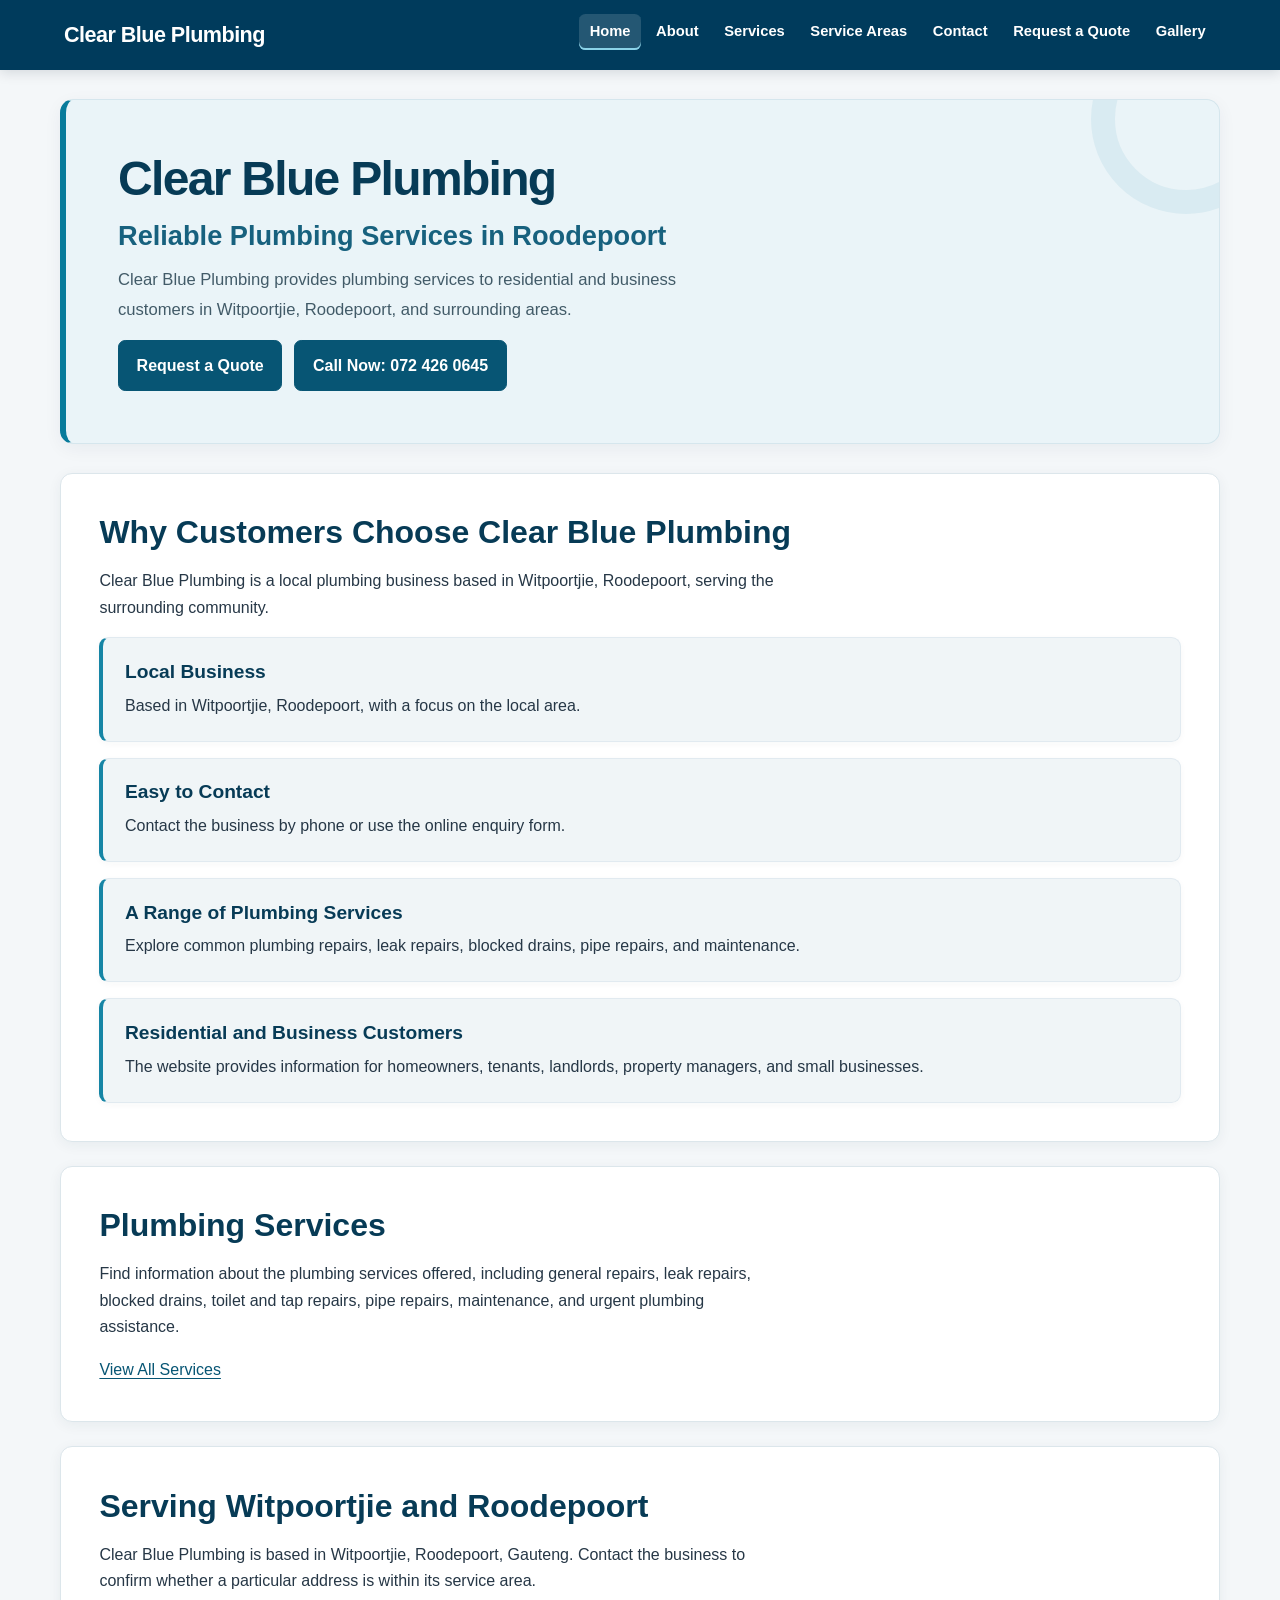
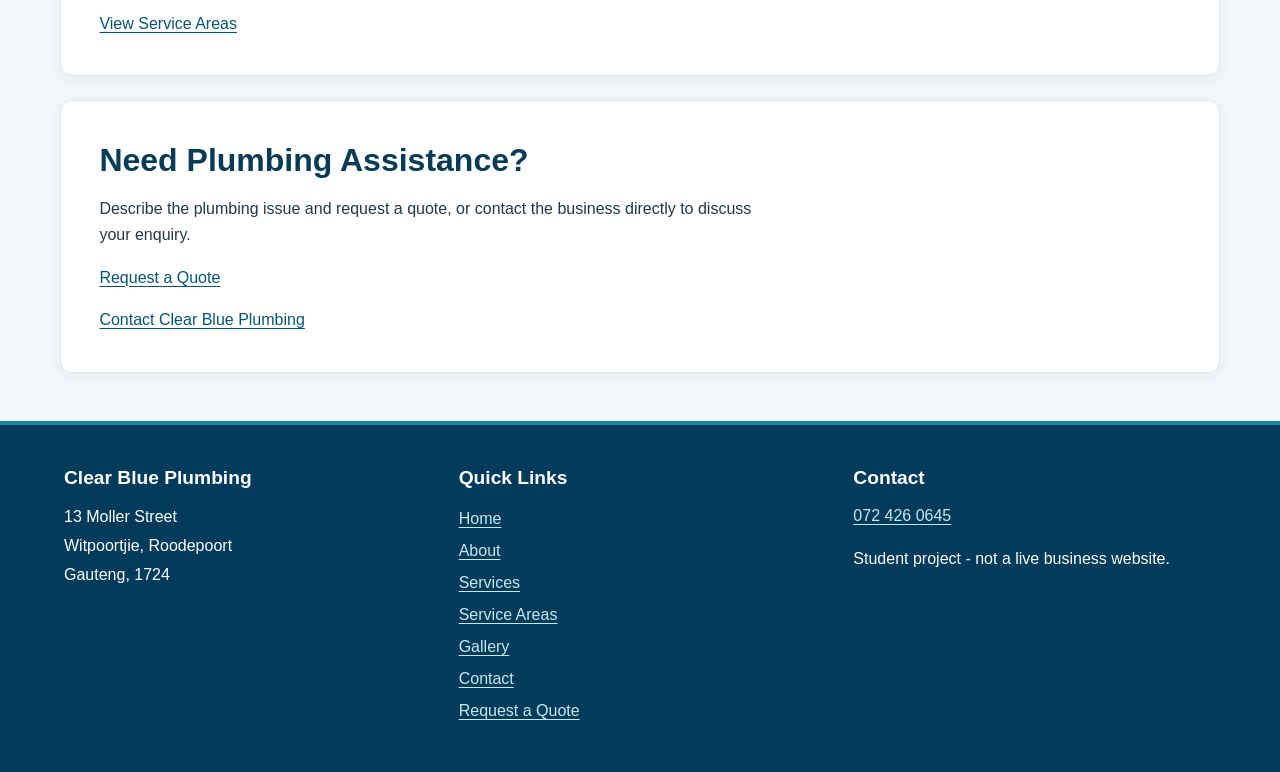
<file: index.html>
<!DOCTYPE html>
<html lang="en">
<head>
  <meta charset="UTF-8">
  <meta name="viewport" content="width=device-width, initial-scale=1.0">
  <meta name="description" content="Local plumbing services in Witpoortjie and Roodepoort, Gauteng. Explore repairs, leak assistance, blocked drains and ways to request a quote.">
  <meta name="keywords" content="plumber Roodepoort, plumber Witpoortjie, plumbing services Roodepoort, plumbing repairs Gauteng, local plumbing">
  <title>Plumber in Roodepoort | Clear Blue Plumbing</title>
  <link rel="canonical" href="https://duncan-loza.github.io/Web-Dev-/">
  <meta property="og:type" content="website">
  <meta property="og:site_name" content="Clear Blue Plumbing">
  <meta property="og:locale" content="en_ZA">
  <meta property="og:title" content="Plumber in Roodepoort | Clear Blue Plumbing">
  <meta property="og:description" content="Local plumbing services in Witpoortjie and Roodepoort, Gauteng. Explore repairs, leak assistance, blocked drains and ways to request a quote.">
  <meta property="og:url" content="https://duncan-loza.github.io/Web-Dev-/">
  <meta name="twitter:card" content="summary">
  <meta name="twitter:title" content="Plumber in Roodepoort | Clear Blue Plumbing">
  <meta name="twitter:description" content="Local plumbing services in Witpoortjie and Roodepoort, Gauteng. Explore repairs, leak assistance, blocked drains and ways to request a quote.">

  <link rel="stylesheet" href="style.css">

  <script type="application/ld+json">
  {
    "@context": "https://schema.org",
    "@type": "WebPage",
    "name": "Plumber in Roodepoort | Clear Blue Plumbing",
    "description": "Local plumbing services in Witpoortjie and Roodepoort, Gauteng. Explore repairs, leak assistance, blocked drains and ways to request a quote.",
    "url": "https://duncan-loza.github.io/Web-Dev-/",
    "inLanguage": "en-ZA",
    "isPartOf": {
      "@type": "WebSite",
      "name": "Clear Blue Plumbing",
      "url": "https://duncan-loza.github.io/Web-Dev-/"
    }
  }
  </script>
</head>
<body>
  <a class="skip-link" href="#main-content">Skip to main content</a>
  <!-- Site-wide header and primary navigation -->
  <header>
    <div>
      <a href="index.html">Clear Blue Plumbing</a>
      <nav aria-label="Main navigation">
        <ul>
          <li><a href="index.html" aria-current="page">Home</a></li>
          <li><a href="about.html">About</a></li>
          <li><a href="services.html">Services</a></li>
          <li><a href="service-areas.html">Service Areas</a></li>
          <li><a href="contact.html">Contact</a></li>
          <li><a href="enquiry.html">Request a Quote</a></li>
          <li><a href="gallery.html">Gallery</a></li>
        </ul>
      </nav>
    </div>
  </header>

  <!-- Main content for the home page -->
  <main id="main-content">
    <!-- Introduction and main page heading -->
    <section class="page-banner">
      <h1>Clear Blue Plumbing</h1>
      <h2>Reliable Plumbing Services in Roodepoort</h2>
      <p>Clear Blue Plumbing provides plumbing services to residential and business customers in Witpoortjie, Roodepoort, and surrounding areas.</p>
      <div class="banner-actions">
        <a href="enquiry.html">Request a Quote</a>
        <a href="tel:+27724260645">Call Now: 072 426 0645</a>
      </div>
    </section>

    <section>
      <h2>Why Customers Choose Clear Blue Plumbing</h2>
      <p>Clear Blue Plumbing is a local plumbing business based in Witpoortjie, Roodepoort, serving the surrounding community.</p>
      <article>
        <h3>Local Business</h3>
        <p>Based in Witpoortjie, Roodepoort, with a focus on the local area.</p>
      </article>
      <article>
        <h3>Easy to Contact</h3>
        <p>Contact the business by phone or use the online enquiry form.</p>
      </article>
      <article>
        <h3>A Range of Plumbing Services</h3>
        <p>Explore common plumbing repairs, leak repairs, blocked drains, pipe repairs, and maintenance.</p>
      </article>
      <article>
        <h3>Residential and Business Customers</h3>
        <p>The website provides information for homeowners, tenants, landlords, property managers, and small businesses.</p>
      </article>
    </section>

    <section>
      <h2>Plumbing Services</h2>
      <p>Find information about the plumbing services offered, including general repairs, leak repairs, blocked drains, toilet and tap repairs, pipe repairs, maintenance, and urgent plumbing assistance.</p>
      <p><a href="services.html">View All Services</a></p>
    </section>

    <section>
      <h2>Serving Witpoortjie and Roodepoort</h2>
      <p>Clear Blue Plumbing is based in Witpoortjie, Roodepoort, Gauteng. Contact the business to confirm whether a particular address is within its service area.</p>
      <p><a href="service-areas.html">View Service Areas</a></p>
    </section>

    <section>
      <h2>Need Plumbing Assistance?</h2>
      <p>Describe the plumbing issue and request a quote, or contact the business directly to discuss your enquiry.</p>
      <p><a href="enquiry.html">Request a Quote</a></p>
      <p><a href="contact.html">Contact Clear Blue Plumbing</a></p>
    </section>
  </main>

  <!-- Site-wide footer with business and navigation information -->
  <footer>
    <section>
      <h3>Clear Blue Plumbing</h3>
      <address>13 Moller Street<br>Witpoortjie, Roodepoort<br>Gauteng, 1724</address>
    </section>
    <section>
      <h3>Quick Links</h3>
      <ul>
        <li><a href="index.html">Home</a></li>
        <li><a href="about.html">About</a></li>
        <li><a href="services.html">Services</a></li>
        <li><a href="service-areas.html">Service Areas</a></li>
        <li><a href="gallery.html">Gallery</a></li>
        <li><a href="contact.html">Contact</a></li>
        <li><a href="enquiry.html">Request a Quote</a></li>
      </ul>
    </section>
    <section>
      <h3>Contact</h3>
      <p><a href="tel:+27724260645">072 426 0645</a></p>
      <p>Student project - not a live business website.</p>
    </section>
  </footer>
</body>
</html>
</file>
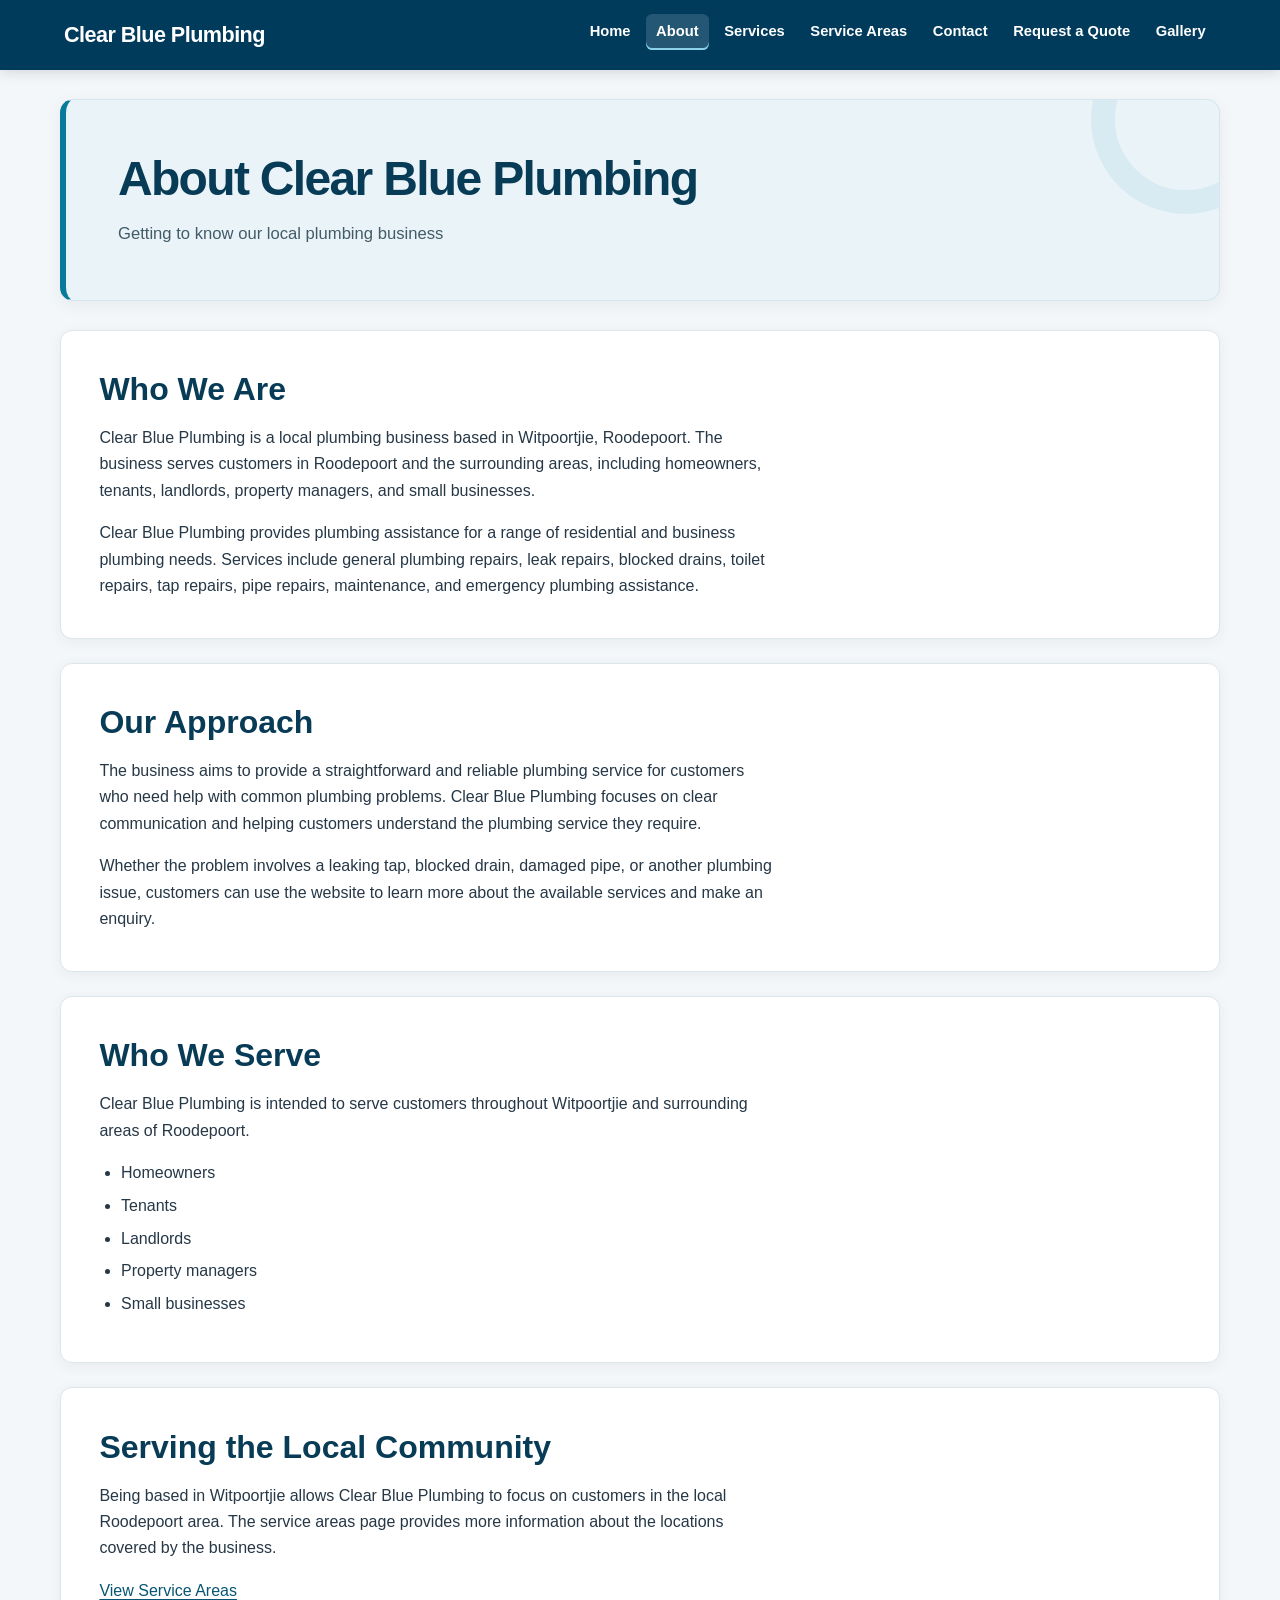
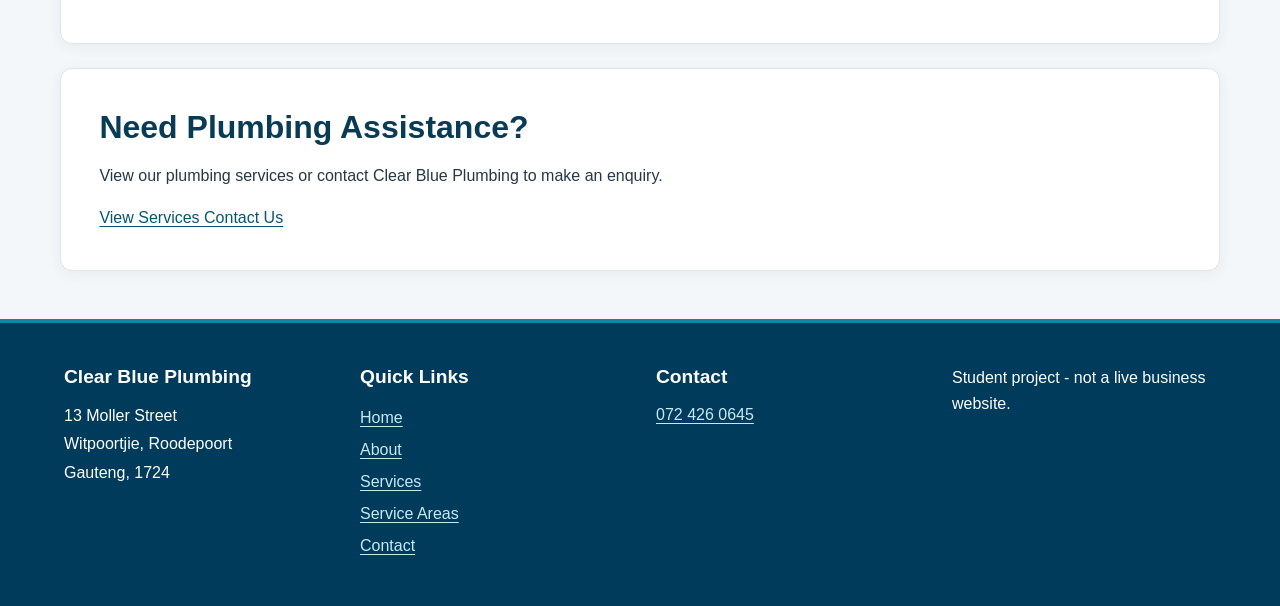
<file: about.html>
<!DOCTYPE html>

<html lang="en">

<head>
  <meta charset="UTF-8">
  <meta name="viewport" content="width=device-width, initial-scale=1.0">
  <meta name="description" content="Learn about Clear Blue Plumbing, based in Witpoortjie, Roodepoort, and the residential and small-business customers the website is designed to serve.">
  <meta name="keywords" content="Clear Blue Plumbing, plumbing business Roodepoort, plumber Witpoortjie, residential plumbing, small business plumbing">
  <title>About Clear Blue Plumbing | Roodepoort</title>
  <link rel="canonical" href="https://duncan-loza.github.io/Web-Dev-/about.html">
  <meta property="og:type" content="website">
  <meta property="og:site_name" content="Clear Blue Plumbing">
  <meta property="og:locale" content="en_ZA">
  <meta property="og:title" content="About Clear Blue Plumbing | Roodepoort">
  <meta property="og:description" content="Learn about Clear Blue Plumbing, based in Witpoortjie, Roodepoort, and the residential and small-business customers the website is designed to serve.">
  <meta property="og:url" content="https://duncan-loza.github.io/Web-Dev-/about.html">
  <meta name="twitter:card" content="summary">
  <meta name="twitter:title" content="About Clear Blue Plumbing | Roodepoort">
  <meta name="twitter:description" content="Learn about Clear Blue Plumbing, based in Witpoortjie, Roodepoort, and the residential and small-business customers the website is designed to serve.">


  <!-- Link to the external CSS file -->
  <link rel="stylesheet" href="style.css">

  <script type="application/ld+json">
  {
    "@context": "https://schema.org",
    "@type": "WebPage",
    "name": "About Clear Blue Plumbing | Roodepoort",
    "description": "Learn about Clear Blue Plumbing, based in Witpoortjie, Roodepoort, and the residential and small-business customers the website is designed to serve.",
    "url": "https://duncan-loza.github.io/Web-Dev-/about.html",
    "inLanguage": "en-ZA",
    "isPartOf": {
      "@type": "WebSite",
      "name": "Clear Blue Plumbing",
      "url": "https://duncan-loza.github.io/Web-Dev-/"
    }
  }
  </script>
</head>

<body>
  <a class="skip-link" href="#main-content">Skip to main content</a>

  <!-- Header / Navigation -->
  <header>

    <div>

      <a href="index.html">
        Clear Blue Plumbing
      </a>

      <nav>

        <ul>

          <li>
            <a href="index.html">
              Home
            </a>
          </li>

          <li>
            <a href="about.html" aria-current="page">
              About
            </a>
          </li>

          <li>
            <a href="services.html">
              Services
            </a>
          </li>

          <li>
            <a href="service-areas.html">
              Service Areas
            </a>
          </li>

          <li>
            <a href="contact.html">
              Contact
            </a>
          </li>

                  <li><a href="enquiry.html">Request a Quote</a></li>

                  <li><a href="gallery.html">Gallery</a></li>
</ul>

      </nav>

    </div>

  </header>

  <main id="main-content">

    <!-- Page Header -->
    <section class="page-banner">

      <h1>
        About Clear Blue Plumbing
      </h1>

      <p>
        Getting to know our local plumbing business
      </p>

    </section>

    <!-- Who We Are -->
    <section>

      <h2>
        Who We Are
      </h2>

      <p>
        Clear Blue Plumbing is a local plumbing business based in
        Witpoortjie, Roodepoort. The business serves customers in
        Roodepoort and the surrounding areas, including homeowners,
        tenants, landlords, property managers, and small businesses.
      </p>

      <p>
        Clear Blue Plumbing provides plumbing assistance for a range
        of residential and business plumbing needs. Services include
        general plumbing repairs, leak repairs, blocked drains,
        toilet repairs, tap repairs, pipe repairs, maintenance, and
        emergency plumbing assistance.
      </p>

    </section>

    <!-- Our Approach -->
    <section>

      <h2>
        Our Approach
      </h2>

      <p>
        The business aims to provide a straightforward and reliable
        plumbing service for customers who need help with common
        plumbing problems. Clear Blue Plumbing focuses on clear
        communication and helping customers understand the plumbing
        service they require.
      </p>

      <p>
        Whether the problem involves a leaking tap, blocked drain,
        damaged pipe, or another plumbing issue, customers can use
        the website to learn more about the available services and
        make an enquiry.
      </p>

    </section>

    <!-- Who We Serve -->
    <section>

      <h2>
        Who We Serve
      </h2>

      <p>
        Clear Blue Plumbing is intended to serve customers throughout
        Witpoortjie and surrounding areas of Roodepoort.
      </p>

      <ul>

        <li>Homeowners</li>

        <li>Tenants</li>

        <li>Landlords</li>

        <li>Property managers</li>

        <li>Small businesses</li>

      </ul>

    </section>

    <!-- Local Service -->
    <section>

      <h2>
        Serving the Local Community
      </h2>

      <p>
        Being based in Witpoortjie allows Clear Blue Plumbing to focus
        on customers in the local Roodepoort area. The service areas
        page provides more information about the locations covered by
        the business.
      </p>

      <a href="service-areas.html">
        View Service Areas
      </a>

    </section>

    <!-- Call to Action -->
    <section>

      <h2>
        Need Plumbing Assistance?
      </h2>

      <p>
        View our plumbing services or contact Clear Blue Plumbing
        to make an enquiry.
      </p>

      <a href="services.html">
        View Services
      </a>

      <a href="contact.html">
        Contact Us
      </a>

    </section>

  </main>

  <!-- Footer -->
  <footer>

    <section>

      <h3>
        Clear Blue Plumbing
      </h3>

      <address>
        13 Moller Street<br>
        Witpoortjie, Roodepoort<br>
        Gauteng, 1724
      </address>

    </section>

    <section>

      <h3>
        Quick Links
      </h3>

      <ul>

        <li>
          <a href="index.html">Home</a>
        </li>

        <li>
          <a href="about.html">About</a>
        </li>

        <li>
          <a href="services.html">Services</a>
        </li>

        <li>
          <a href="service-areas.html">Service Areas</a>
        </li>

        <li>
          <a href="contact.html">Contact</a>
        </li>

      </ul>

    </section>

    <section>

      <h3>
        Contact
      </h3>

      <p>
        <a href="tel:+27724260645">
          072 426 0645
        </a>
      </p>

    </section>

    <section>

      <p>
        Student project - not a live business website.
      </p>

    </section>

  </footer>

</body>

</html>
</file>
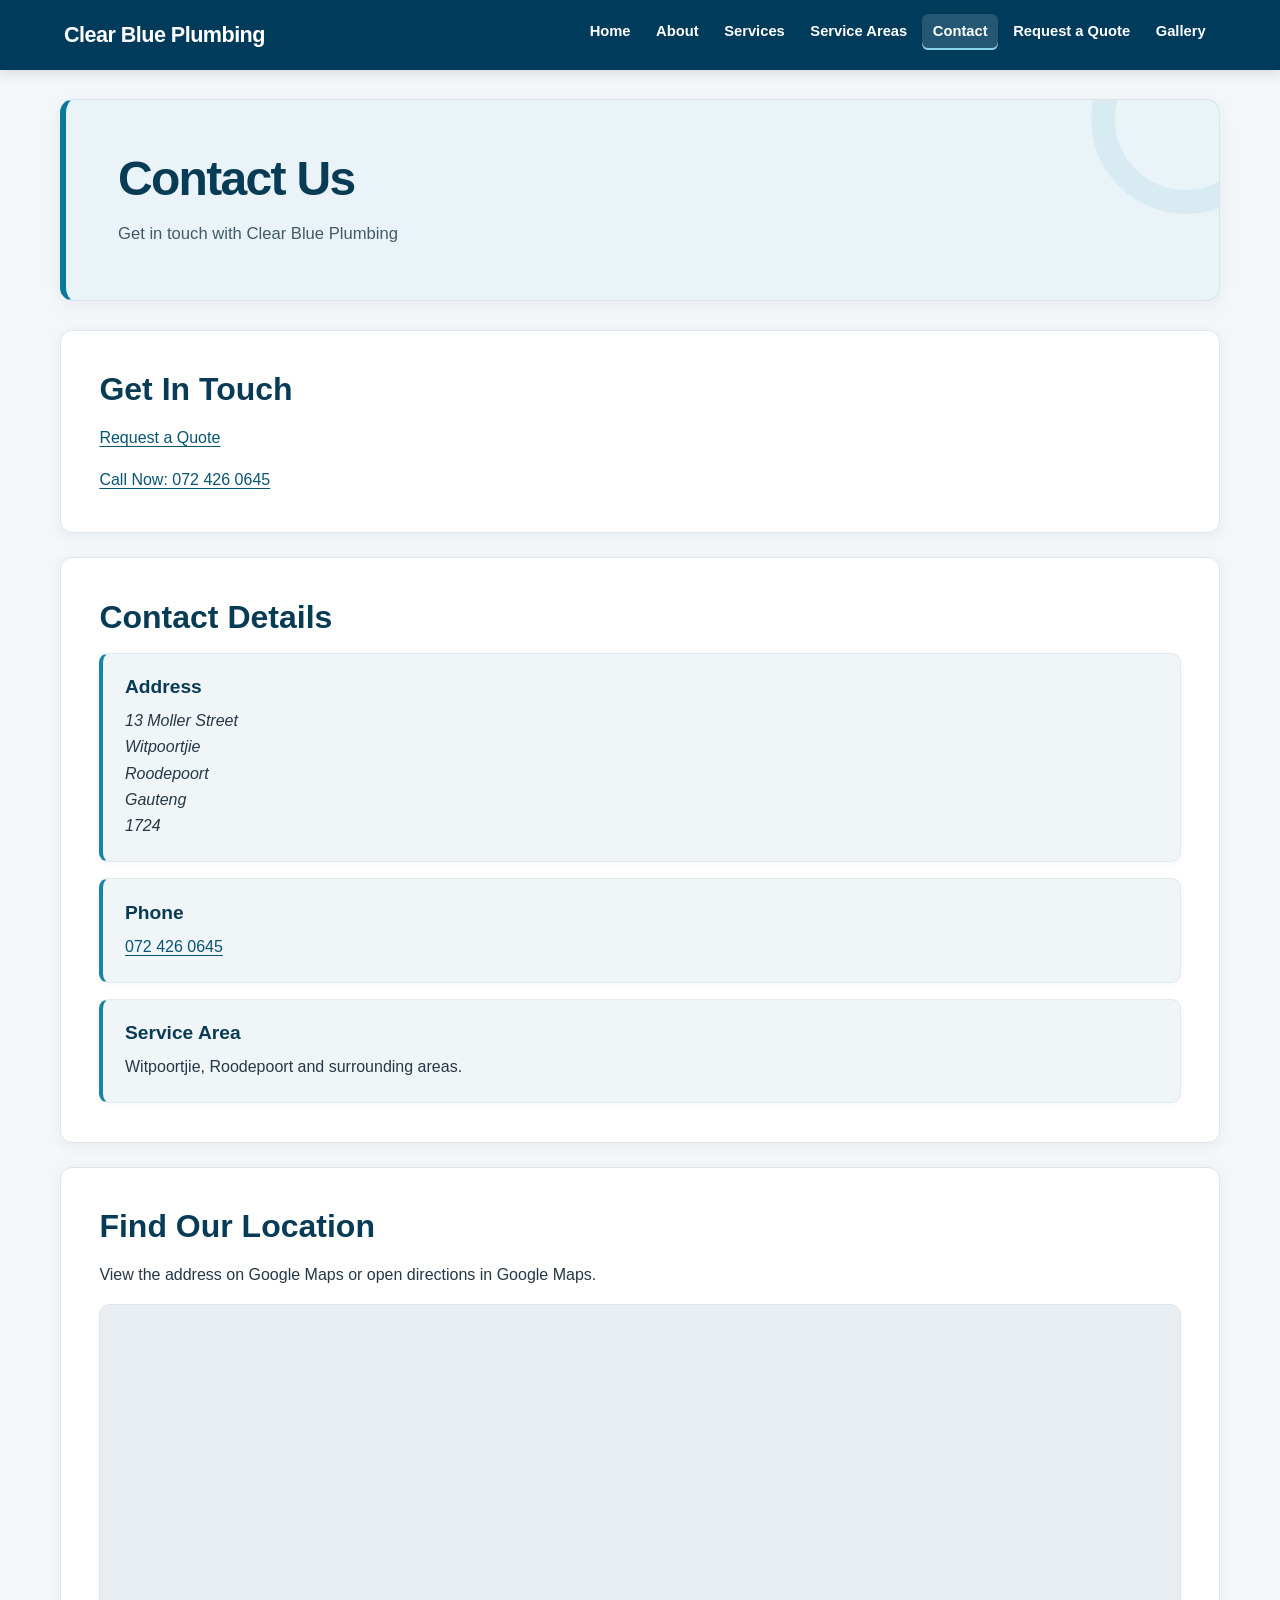
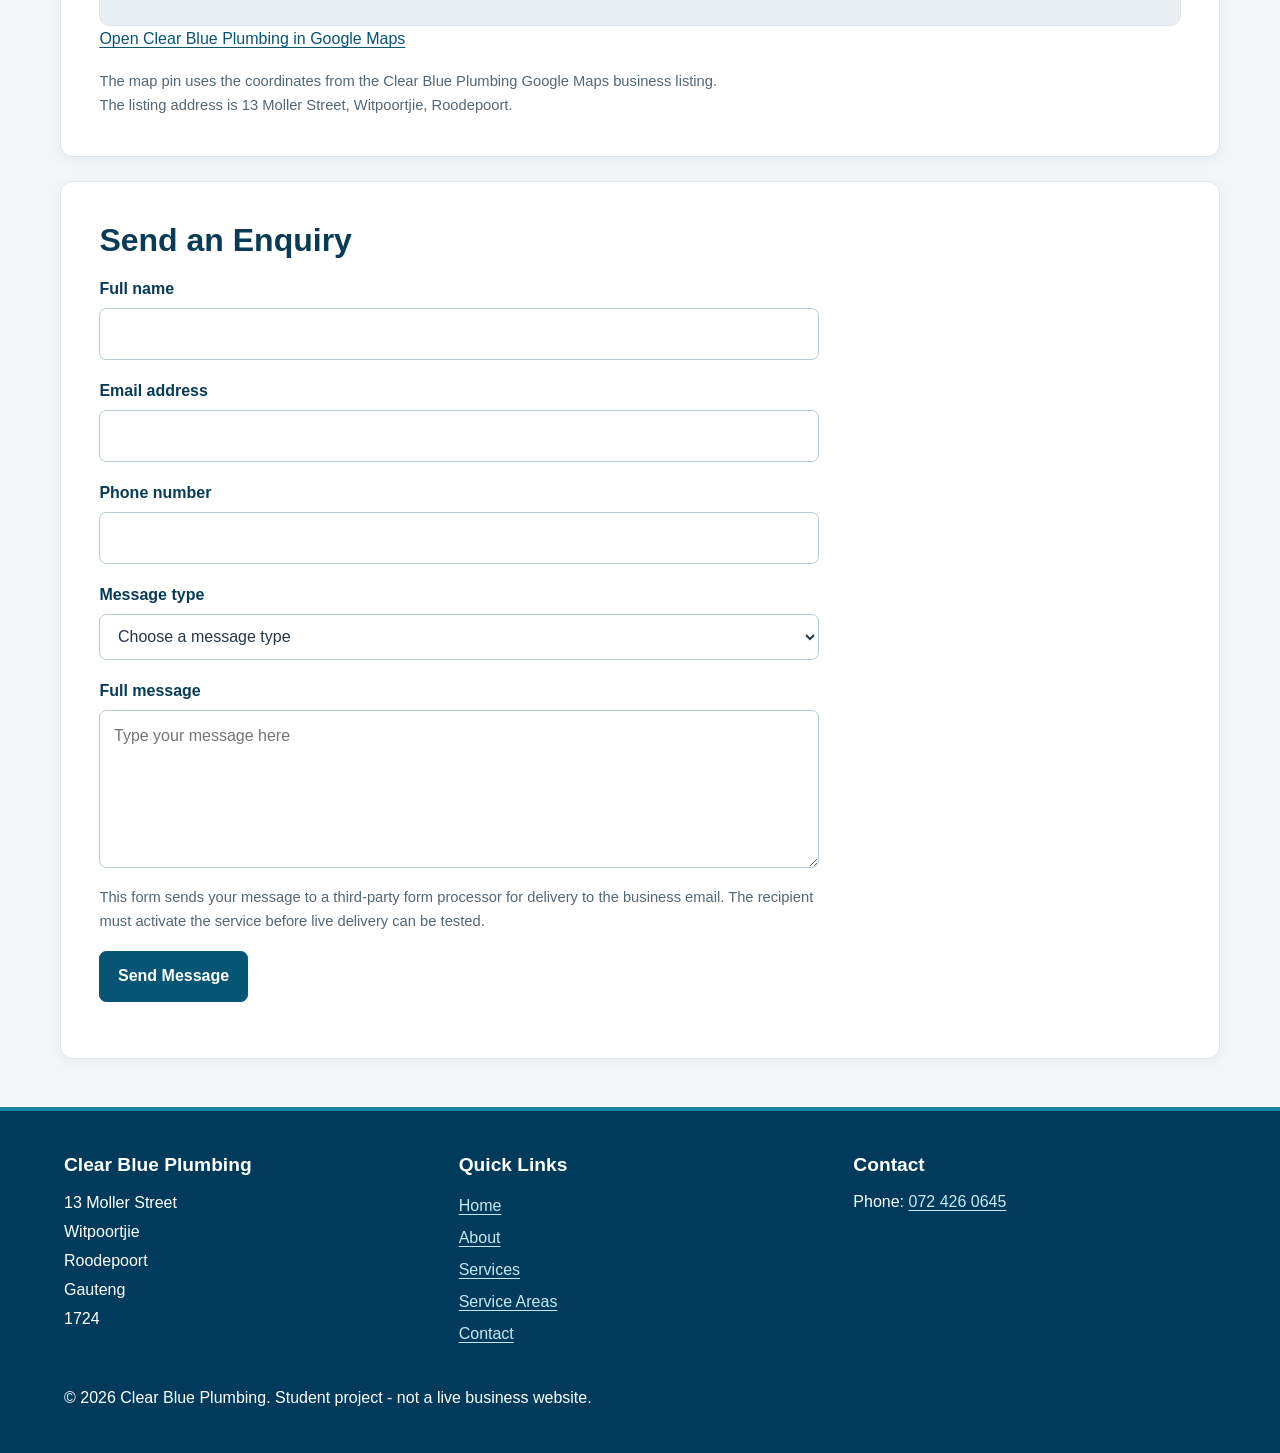
<file: contact.html>
<!DOCTYPE html>

<html lang="en">

<head>
  <meta charset="UTF-8">
  <meta name="viewport" content="width=device-width, initial-scale=1.0">
  <meta name="description" content="Contact Clear Blue Plumbing in Witpoortjie, Roodepoort. View contact details, map information and options for a plumbing enquiry.">
  <meta name="keywords" content="contact plumber Roodepoort, Clear Blue Plumbing contact, plumber Witpoortjie, plumbing enquiries, plumbing assistance">

  <title>Contact a Plumber in Roodepoort | Clear Blue Plumbing</title>
  <link rel="canonical" href="https://duncan-loza.github.io/Web-Dev-/contact.html">
  <meta property="og:type" content="website">
  <meta property="og:site_name" content="Clear Blue Plumbing">
  <meta property="og:locale" content="en_ZA">
  <meta property="og:title" content="Contact a Plumber in Roodepoort | Clear Blue Plumbing">
  <meta property="og:description" content="Contact Clear Blue Plumbing in Witpoortjie, Roodepoort. View contact details, map information and options for a plumbing enquiry.">
  <meta property="og:url" content="https://duncan-loza.github.io/Web-Dev-/contact.html">
  <meta name="twitter:card" content="summary">
  <meta name="twitter:title" content="Contact a Plumber in Roodepoort | Clear Blue Plumbing">
  <meta name="twitter:description" content="Contact Clear Blue Plumbing in Witpoortjie, Roodepoort. View contact details, map information and options for a plumbing enquiry.">


  <!-- Link to the external CSS file -->
  <link rel="stylesheet" href="style.css">
  <script src="script.js" defer></script>

  <script type="application/ld+json">
  {
    "@context": "https://schema.org",
    "@type": "WebPage",
    "name": "Contact a Plumber in Roodepoort | Clear Blue Plumbing",
    "description": "Contact Clear Blue Plumbing in Witpoortjie, Roodepoort. View contact details, map information and options for a plumbing enquiry.",
    "url": "https://duncan-loza.github.io/Web-Dev-/contact.html",
    "inLanguage": "en-ZA",
    "isPartOf": {
      "@type": "WebSite",
      "name": "Clear Blue Plumbing",
      "url": "https://duncan-loza.github.io/Web-Dev-/"
    }
  }
  </script>
</head>

<body>
  <a class="skip-link" href="#main-content">Skip to main content</a>

  <!-- Header / Navigation -->

  <header>

    <div>

      <a href="index.html">
        Clear Blue Plumbing
      </a>

      <nav>

        <ul>

          <li>
            <a href="index.html">
              Home
            </a>
          </li>

          <li>
            <a href="about.html">
              About
            </a>
          </li>

          <li>
            <a href="services.html">
              Services
            </a>
          </li>

          <li>
            <a href="service-areas.html">
              Service Areas
            </a>
          </li>

          <li>
            <a href="contact.html" aria-current="page">
              Contact
            </a>
          </li>

                  <li><a href="enquiry.html">Request a Quote</a></li>

                  <li><a href="gallery.html">Gallery</a></li>
</ul>

      </nav>

    </div>

  </header>


  <main id="main-content">

    <!-- Page Header -->

    <section class="page-banner">

      <h1>
        Contact Us
      </h1>

      <p>
        Get in touch with Clear Blue Plumbing
      </p>

    </section>


    <!-- Contact Links -->

    <section>

      <h2>
        Get In Touch
      </h2>

      <p>
        <a href="enquiry.html">
          Request a Quote
        </a>
      </p>

      <p>
        <a href="tel:+27724260645">
          Call Now: 072 426 0645
        </a>
      </p>

    </section>


    <!-- Contact Details -->

    <section>

      <h2>
        Contact Details
      </h2>


      <!-- Address -->

      <article>

        <h3>
          Address
        </h3>

        <address>
          13 Moller Street<br>
          Witpoortjie<br>
          Roodepoort<br>
          Gauteng<br>
          1724
        </address>

      </article>


      <!-- Phone -->

      <article>

        <h3>
          Phone
        </h3>

        <p>
          <a href="tel:+27724260645">
            072 426 0645
          </a>
        </p>

      </article>


      <!-- Service Area -->

      <article>

        <h3>
          Service Area
        </h3>

        <p>
          Witpoortjie, Roodepoort and surrounding areas.
        </p>

      </article>

    </section>


    <!-- Google Maps Location -->

    <section class="map-section">
      <h2>Find Our Location</h2>
      <p>View the address on Google Maps or open directions in Google Maps.</p>
      <div class="map-frame">
        <iframe
          src="https://www.google.com/maps?q=-26.1347313%2C27.831254&z=17&output=embed"
          title="Google Maps showing the Clear Blue Plumbing business pin at 13 Moller Street, Witpoortjie, Roodepoort"
          loading="lazy"
          referrerpolicy="no-referrer-when-downgrade"
          allowfullscreen>
        </iframe>
      </div>
      <p><a href="https://www.google.com/maps?q=-26.1347313%2C27.831254" target="_blank" rel="noopener noreferrer">Open Clear Blue Plumbing in Google Maps</a></p>
      <p class="form-note">The map pin uses the coordinates from the Clear Blue Plumbing Google Maps business listing. The listing address is 13 Moller Street, Witpoortjie, Roodepoort.</p>
    </section>

    <!-- Enquiry Form -->

    <section>

      <h2>
        Send an Enquiry
      </h2>

      <form id="contact-form" action="https://formsubmit.co/ajax/info@cblue.co.za" method="POST">        <input type="hidden" name="_subject" value="New website contact message - Clear Blue Plumbing">        <input type="hidden" name="_template" value="table">        <input type="hidden" name="_replyto" value="">
        <p><label for="contact-name">Full name</label><br><input type="text" id="contact-name" name="name" autocomplete="name" minlength="2" maxlength="80" required></p>
        <p><label for="contact-email">Email address</label><br><input type="email" id="contact-email" name="email" autocomplete="email" maxlength="120" required></p>
        <p><label for="contact-phone">Phone number</label><br><input type="tel" id="contact-phone" name="phone" autocomplete="tel" title="Enter a valid phone number." required></p>
        <p><label for="contact-type">Message type</label><br>
          <select id="contact-type" name="messageType" required>
            <option value="">Choose a message type</option>
            <option>General question</option>
            <option>Existing booking</option>
            <option>Feedback</option>
            <option>Service availability</option>
            <option>Other</option>
          </select>
        </p>
        <p><label for="contact-message">Full message</label><br><textarea id="contact-message" name="message" rows="5" minlength="10" maxlength="1500" placeholder="Type your message here" required></textarea></p>
        <p class="form-note">This form sends your message to a third-party form processor for delivery to the business email. The recipient must activate the service before live delivery can be tested.</p>
        <p><button type="submit">Send Message</button></p>
        <div id="contact-feedback" class="form-feedback" role="status" aria-live="polite" tabindex="-1" hidden></div>
              </form>

    </section>

  </main>


  <!-- Footer -->

  <footer>

    <!-- Business Information -->

    <section>

      <h3>
        Clear Blue Plumbing
      </h3>

      <address>
        13 Moller Street<br>
        Witpoortjie<br>
        Roodepoort<br>
        Gauteng<br>
        1724
      </address>

    </section>


    <!-- Quick Links -->

    <section>

      <h3>
        Quick Links
      </h3>

      <ul>

        <li>
          <a href="index.html">
            Home
          </a>
        </li>

        <li>
          <a href="about.html">
            About
          </a>
        </li>

        <li>
          <a href="services.html">
            Services
          </a>
        </li>

        <li>
          <a href="service-areas.html">
            Service Areas
          </a>
        </li>

        <li>
          <a href="contact.html">
            Contact
          </a>
        </li>

      </ul>

    </section>


    <!-- Contact -->

    <section>

      <h3>
        Contact
      </h3>

      <p>
        Phone:
        <a href="tel:+27724260645">
          072 426 0645
        </a>
      </p>

    </section>


    <!-- Footer Bottom -->

    <p>
      &copy; 2026 Clear Blue Plumbing.
      Student project - not a live business website.
    </p>

  </footer>

</body>

</html>
</file>
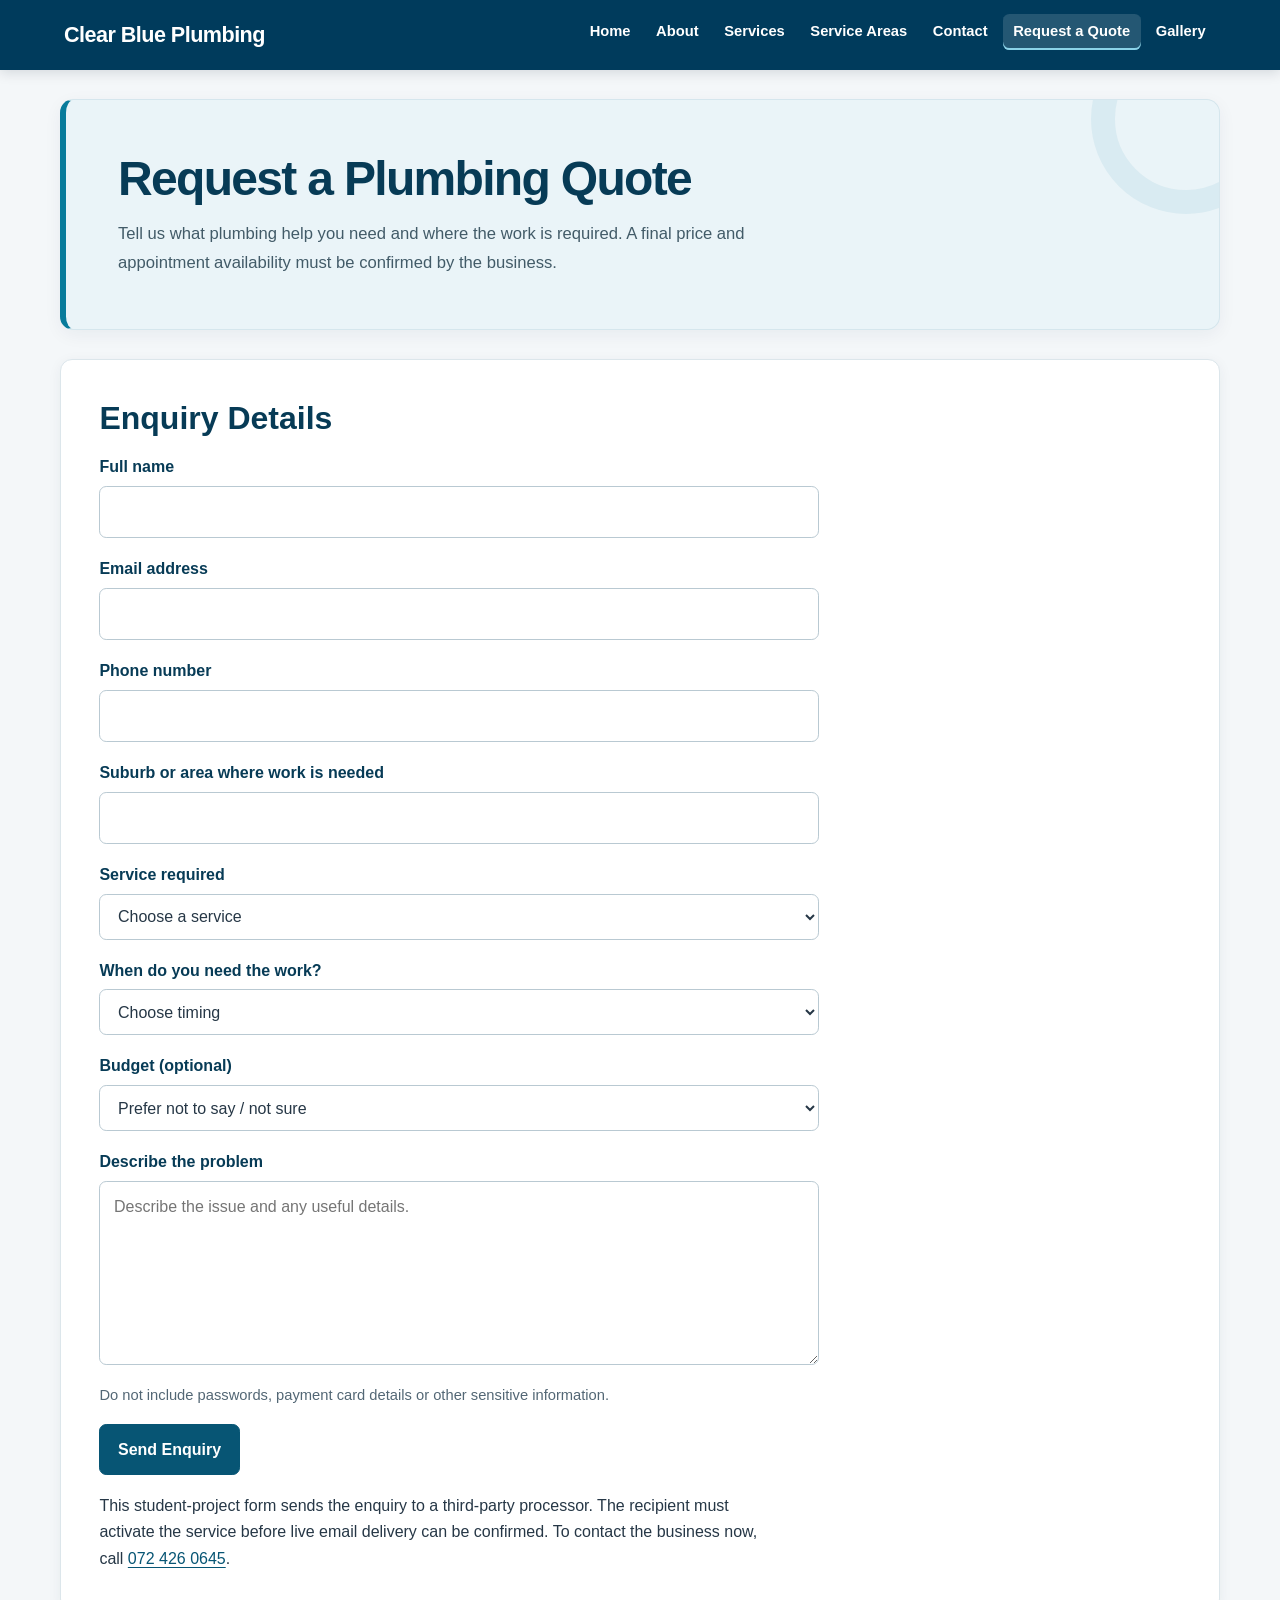
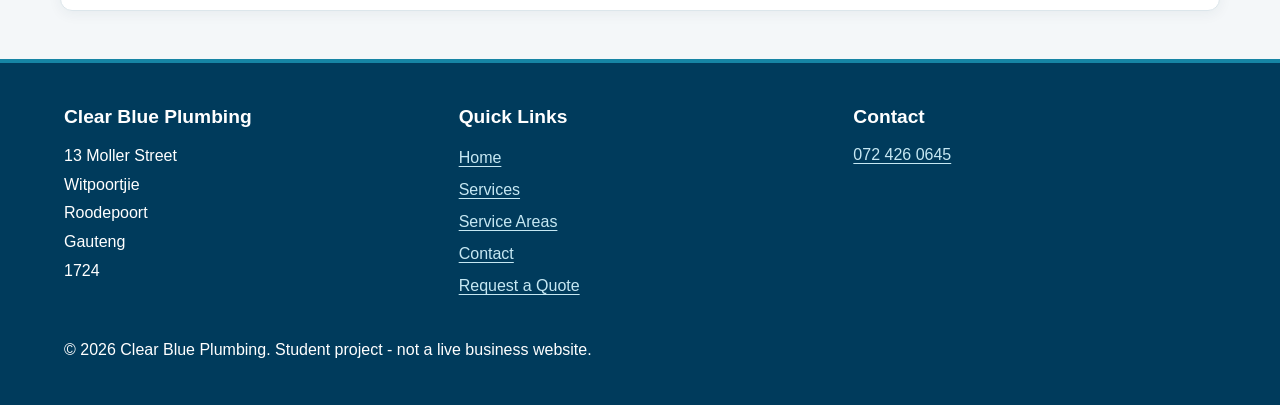
<file: enquiry.html>
<!DOCTYPE html>
<html lang="en">
<head>
  <meta charset="UTF-8">
  <meta name="viewport" content="width=device-width, initial-scale=1.0">
  <meta name="description" content="Send a plumbing enquiry for repairs, leaks, blocked drains and more in Witpoortjie or Roodepoort. Request details and availability.">
  <meta name="keywords" content="plumbing quote Roodepoort, plumbing enquiry, leak repair quote, blocked drain quote, plumber Witpoortjie, plumbing repairs">
  <title>Request a Plumbing Quote | Clear Blue Plumbing</title>
  <link rel="canonical" href="https://duncan-loza.github.io/Web-Dev-/enquiry.html">
  <meta property="og:type" content="website">
  <meta property="og:site_name" content="Clear Blue Plumbing">
  <meta property="og:locale" content="en_ZA">
  <meta property="og:title" content="Request a Plumbing Quote | Clear Blue Plumbing">
  <meta property="og:description" content="Send a plumbing enquiry for repairs, leaks, blocked drains and more in Witpoortjie or Roodepoort. Request details and availability.">
  <meta property="og:url" content="https://duncan-loza.github.io/Web-Dev-/enquiry.html">
  <meta name="twitter:card" content="summary">
  <meta name="twitter:title" content="Request a Plumbing Quote | Clear Blue Plumbing">
  <meta name="twitter:description" content="Send a plumbing enquiry for repairs, leaks, blocked drains and more in Witpoortjie or Roodepoort. Request details and availability.">

  <link rel="stylesheet" href="style.css">
  <script src="script.js" defer></script>

  <script type="application/ld+json">
  {
    "@context": "https://schema.org",
    "@type": "WebPage",
    "name": "Request a Plumbing Quote | Clear Blue Plumbing",
    "description": "Send a plumbing enquiry for repairs, leaks, blocked drains and more in Witpoortjie or Roodepoort. Request details and availability.",
    "url": "https://duncan-loza.github.io/Web-Dev-/enquiry.html",
    "inLanguage": "en-ZA",
    "isPartOf": {
      "@type": "WebSite",
      "name": "Clear Blue Plumbing",
      "url": "https://duncan-loza.github.io/Web-Dev-/"
    }
  }
  </script>
</head>
<body>
  <a class="skip-link" href="#main-content">Skip to main content</a>
  <!-- Site-wide header and primary navigation -->
  <header>
    <div>
      <a href="index.html">Clear Blue Plumbing</a>
      <nav aria-label="Main navigation">
        <ul>
          <li><a href="index.html">Home</a></li>
          <li><a href="about.html">About</a></li>
          <li><a href="services.html">Services</a></li>
          <li><a href="service-areas.html">Service Areas</a></li>
          <li><a href="contact.html">Contact</a></li>
          <li><a href="enquiry.html" aria-current="page">Request a Quote</a></li>
                  <li><a href="gallery.html">Gallery</a></li>
</ul>
      </nav>
    </div>
  </header>
  <!-- Main content and quote enquiry form -->
  <main id="main-content">
    <section class="page-banner">
      <h1>Request a Plumbing Quote</h1>
      <p>Tell us what plumbing help you need and where the work is required. A final price and appointment availability must be confirmed by the business.</p>
    </section>
    <section>
      <h2>Enquiry Details</h2>
      <!-- Form fields are validated in the browser before the form processor is contacted -->
      <form id="enquiry-form" action="https://formsubmit.co/ajax/info@cblue.co.za" method="POST">        <input type="hidden" name="_subject" value="New plumbing quote enquiry - Clear Blue Plumbing">        <input type="hidden" name="_template" value="table">        <input type="hidden" name="_replyto" value="">
        <p><label for="enquiry-name">Full name</label><input type="text" id="enquiry-name" name="name" autocomplete="name" minlength="2" maxlength="80" required></p>
        <p><label for="enquiry-email">Email address</label><input type="email" id="enquiry-email" name="email" autocomplete="email" maxlength="120" required></p>
        <p><label for="enquiry-phone">Phone number</label><input type="tel" id="enquiry-phone" name="phone" autocomplete="tel" title="Enter a valid phone number using 7 to 20 digits, spaces, brackets, plus signs or hyphens." required></p>
        <p><label for="enquiry-location">Suburb or area where work is needed</label><input type="text" id="enquiry-location" name="location" minlength="2" maxlength="100" required></p>
        <p><label for="enquiry-service">Service required</label>
          <select id="enquiry-service" name="service" required>
            <option value="">Choose a service</option>
            <option>General Plumbing Repairs</option><option>Leak Repairs</option><option>Blocked Drains</option><option>Toilet Repairs</option><option>Tap Repairs</option><option>Pipe Repairs</option><option>Plumbing Maintenance</option><option>Emergency Plumbing Assistance</option><option>Other</option>
          </select>
        </p>
        <p><label for="enquiry-urgency">When do you need the work?</label>
          <select id="enquiry-urgency" name="urgency" required>
            <option value="">Choose timing</option>
            <option value="urgent">Urgent - please contact me as soon as possible</option><option value="within-week">Within the next week</option><option value="flexible">Flexible timing</option>
          </select>
        </p>
        <p><label for="enquiry-budget">Budget (optional)</label>
          <select id="enquiry-budget" name="budget">
            <option value="">Prefer not to say / not sure</option><option>Under R500</option><option>R500–R1,500</option><option>R1,500–R3,000</option><option>R3,000+</option><option>Need guidance before estimating</option>
          </select>
        </p>
        <p><label for="enquiry-message">Describe the problem</label><textarea id="enquiry-message" name="message" rows="6" minlength="10" maxlength="1500" placeholder="Describe the issue and any useful details." required></textarea></p>
        <p class="form-note">Do not include passwords, payment card details or other sensitive information.</p>
        <p><button type="submit">Send Enquiry</button></p>
        <div id="enquiry-feedback" class="form-feedback" role="status" aria-live="polite" tabindex="-1" hidden></div>
      </form>
      <p>This student-project form sends the enquiry to a third-party processor. The recipient must activate the service before live email delivery can be confirmed. To contact the business now, call <a href="tel:+27724260645">072 426 0645</a>.</p>
    </section>
  </main>
  <!-- Site-wide footer with business contact information -->
  <footer>
    <section><h3>Clear Blue Plumbing</h3><address>13 Moller Street<br>Witpoortjie<br>Roodepoort<br>Gauteng<br>1724</address></section>
    <section><h3>Quick Links</h3><ul><li><a href="index.html">Home</a></li><li><a href="services.html">Services</a></li><li><a href="service-areas.html">Service Areas</a></li><li><a href="contact.html">Contact</a></li><li><a href="enquiry.html">Request a Quote</a></li></ul></section>
    <section><h3>Contact</h3><p><a href="tel:+27724260645">072 426 0645</a></p></section>
    <p>&copy; 2026 Clear Blue Plumbing. Student project - not a live business website.</p>
  </footer>
</body>
</html>
</file>
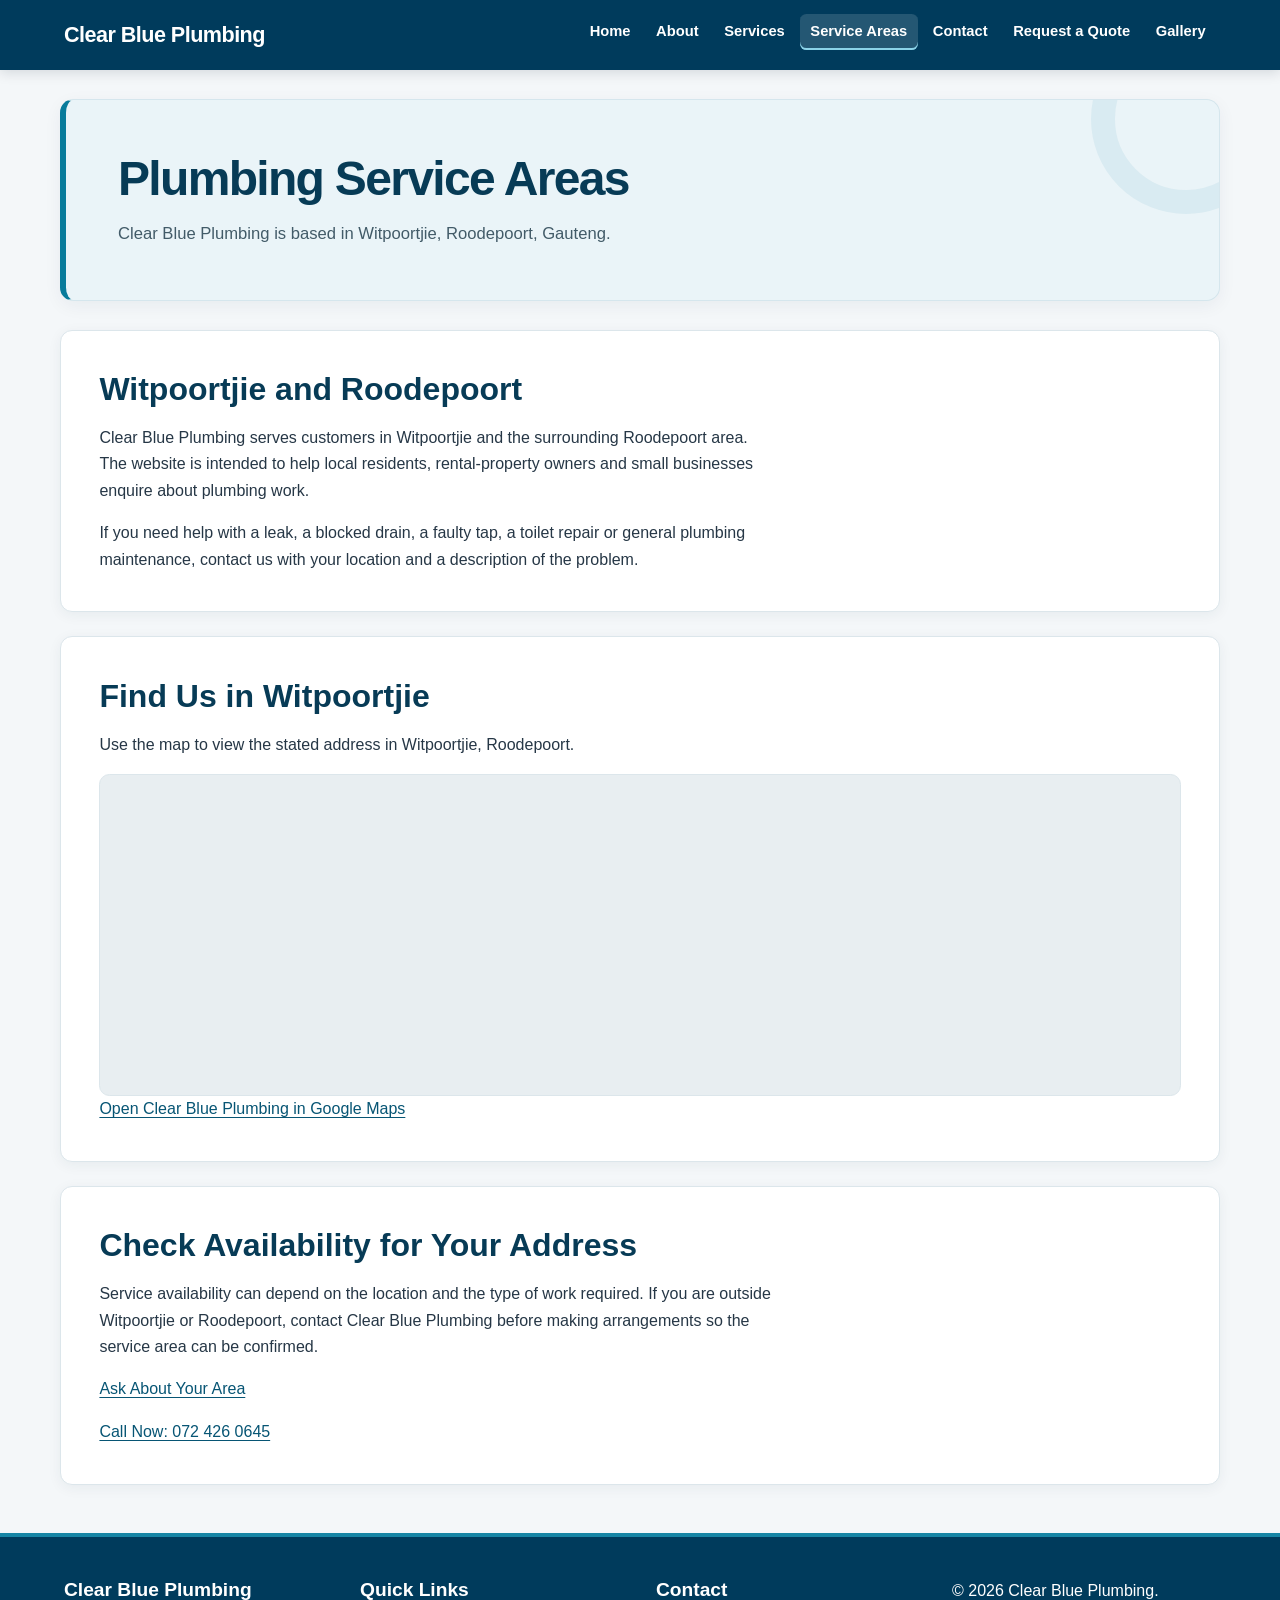
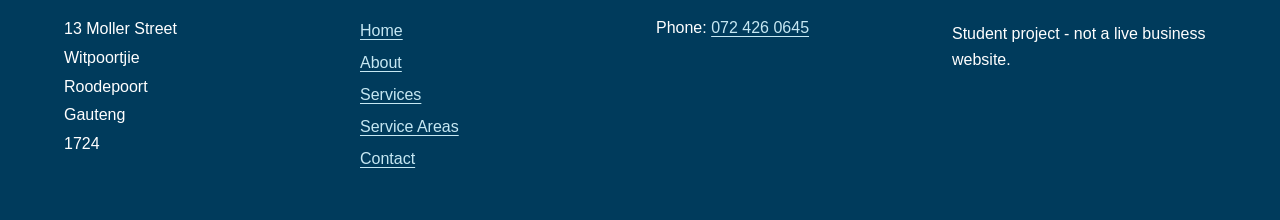
<file: service-areas.html>
<!DOCTYPE html>
<html lang="en">

<head>
  <meta charset="UTF-8">
  <meta name="viewport" content="width=device-width, initial-scale=1.0">
  <meta name="description" content="See the stated service area for Clear Blue Plumbing in Witpoortjie and Roodepoort, Gauteng. Contact the business to confirm your address.">
  <meta name="keywords" content="plumber Witpoortjie, plumbing Roodepoort, plumbing services Gauteng, local plumber, plumbing service areas">

  <title>Plumbing Service Areas in Roodepoort | Clear Blue Plumbing</title>
  <link rel="canonical" href="https://duncan-loza.github.io/Web-Dev-/service-areas.html">
  <meta property="og:type" content="website">
  <meta property="og:site_name" content="Clear Blue Plumbing">
  <meta property="og:locale" content="en_ZA">
  <meta property="og:title" content="Service Areas | Clear Blue Plumbing, Roodepoort">
  <meta property="og:description" content="See the stated service area for Clear Blue Plumbing in Witpoortjie and Roodepoort, Gauteng. Contact the business to confirm your address.">
  <meta property="og:url" content="https://duncan-loza.github.io/Web-Dev-/service-areas.html">
  <meta name="twitter:card" content="summary">
  <meta name="twitter:title" content="Plumbing Service Areas in Roodepoort | Clear Blue Plumbing">
  <meta name="twitter:description" content="See the stated service area for Clear Blue Plumbing in Witpoortjie and Roodepoort, Gauteng. Contact the business to confirm your address.">


  <!-- Link to the external CSS file -->
  <link rel="stylesheet" href="style.css">

  <script type="application/ld+json">
  {
    "@context": "https://schema.org",
    "@type": "WebPage",
    "name": "Plumbing Service Areas in Roodepoort | Clear Blue Plumbing",
    "description": "See the stated service area for Clear Blue Plumbing in Witpoortjie and Roodepoort, Gauteng. Contact the business to confirm your address.",
    "url": "https://duncan-loza.github.io/Web-Dev-/service-areas.html",
    "inLanguage": "en-ZA",
    "isPartOf": {
      "@type": "WebSite",
      "name": "Clear Blue Plumbing",
      "url": "https://duncan-loza.github.io/Web-Dev-/"
    }
  }
  </script>
</head>

<body>
  <a class="skip-link" href="#main-content">Skip to main content</a>

  <!-- Header / Navigation -->
  <header>

    <div>

      <a href="index.html">
        Clear Blue Plumbing
      </a>

      <nav>

        <ul>

          <li>
            <a href="index.html">
              Home
            </a>
          </li>

          <li>
            <a href="about.html">
              About
            </a>
          </li>

          <li>
            <a href="services.html">
              Services
            </a>
          </li>

          <li>
            <a href="service-areas.html" aria-current="page">
              Service Areas
            </a>
          </li>

          <li>
            <a href="contact.html">
              Contact
            </a>
          </li>

                  <li><a href="enquiry.html">Request a Quote</a></li>

                  <li><a href="gallery.html">Gallery</a></li>
</ul>

      </nav>

    </div>

  </header>


  <main id="main-content">

    <!-- Page Header -->
    <section class="page-banner">
      <h1>Plumbing Service Areas</h1>
      <p>Clear Blue Plumbing is based in Witpoortjie, Roodepoort, Gauteng.</p>
    </section>

    <!-- Primary Service Area -->
    <section>
      <h2>Witpoortjie and Roodepoort</h2>
      <p>
        Clear Blue Plumbing serves customers in Witpoortjie and the surrounding
        Roodepoort area. The website is intended to help local residents,
        rental-property owners and small businesses enquire about plumbing work.
      </p>
      <p>
        If you need help with a leak, a blocked drain, a faulty tap, a toilet
        repair or general plumbing maintenance, contact us with your location
        and a description of the problem.
      </p>
    </section>

    <!-- Google Maps Location -->
    <section class="map-section">
      <h2>Find Us in Witpoortjie</h2>
      <p>Use the map to view the stated address in Witpoortjie, Roodepoort.</p>
      <div class="map-frame">
        <iframe
          src="https://www.google.com/maps?q=-26.1347313%2C27.831254&z=17&output=embed"
          title="Google Maps showing the Clear Blue Plumbing business pin at 13 Moller Street, Witpoortjie, Roodepoort"
          loading="lazy"
          referrerpolicy="no-referrer-when-downgrade"
          allowfullscreen>
        </iframe>
      </div>
      <p><a href="https://www.google.com/maps/dir//CLEAR+BLUE+PLUMBING,+13+Moller+St,+Witpoortjie,+Roodepoort,+1724/@-26.1492117,27.7902418,16z/data=!4m8!4m7!1m0!1m5!1m1!1s0x1e95993c3a245d3d:0xa8b3767eda2d1f4e!2m2!1d27.831254!2d-26.1347313?entry=ttu" target="_blank" rel="noopener noreferrer">Open Clear Blue Plumbing in Google Maps</a></p>
    </section>

    <!-- Confirm Availability -->
    <section>
      <h2>Check Availability for Your Address</h2>
      <p>
        Service availability can depend on the location and the type of work
        required. If you are outside Witpoortjie or Roodepoort, contact Clear
        Blue Plumbing before making arrangements so the service area can be
        confirmed.
      </p>
      <p><a href="contact.html">Ask About Your Area</a></p>
      <p><a href="tel:+27724260645">Call Now: 072 426 0645</a></p>
    </section>

  </main>


  <!-- Footer -->
  <footer>

    <section>

      <h3>
        Clear Blue Plumbing
      </h3>

      <address>
        13 Moller Street<br>
        Witpoortjie<br>
        Roodepoort<br>
        Gauteng<br>
        1724
      </address>

    </section>


    <section>

      <h3>
        Quick Links
      </h3>

      <ul>

        <li>
          <a href="index.html">
            Home
          </a>
        </li>

        <li>
          <a href="about.html">
            About
          </a>
        </li>

        <li>
          <a href="services.html">
            Services
          </a>
        </li>

        <li>
          <a href="service-areas.html">
            Service Areas
          </a>
        </li>

        <li>
          <a href="contact.html">
            Contact
          </a>
        </li>

      </ul>

    </section>


    <section>

      <h3>
        Contact
      </h3>

      <p>
        Phone:
        <a href="tel:+27724260645">
          072 426 0645
        </a>
      </p>

    </section>


    <section>

      <p>
        &copy; 2026 Clear Blue Plumbing.
      </p>

      <p>
        Student project - not a live business website.
      </p>

    </section>

  </footer>

</body>

</html>
</file>
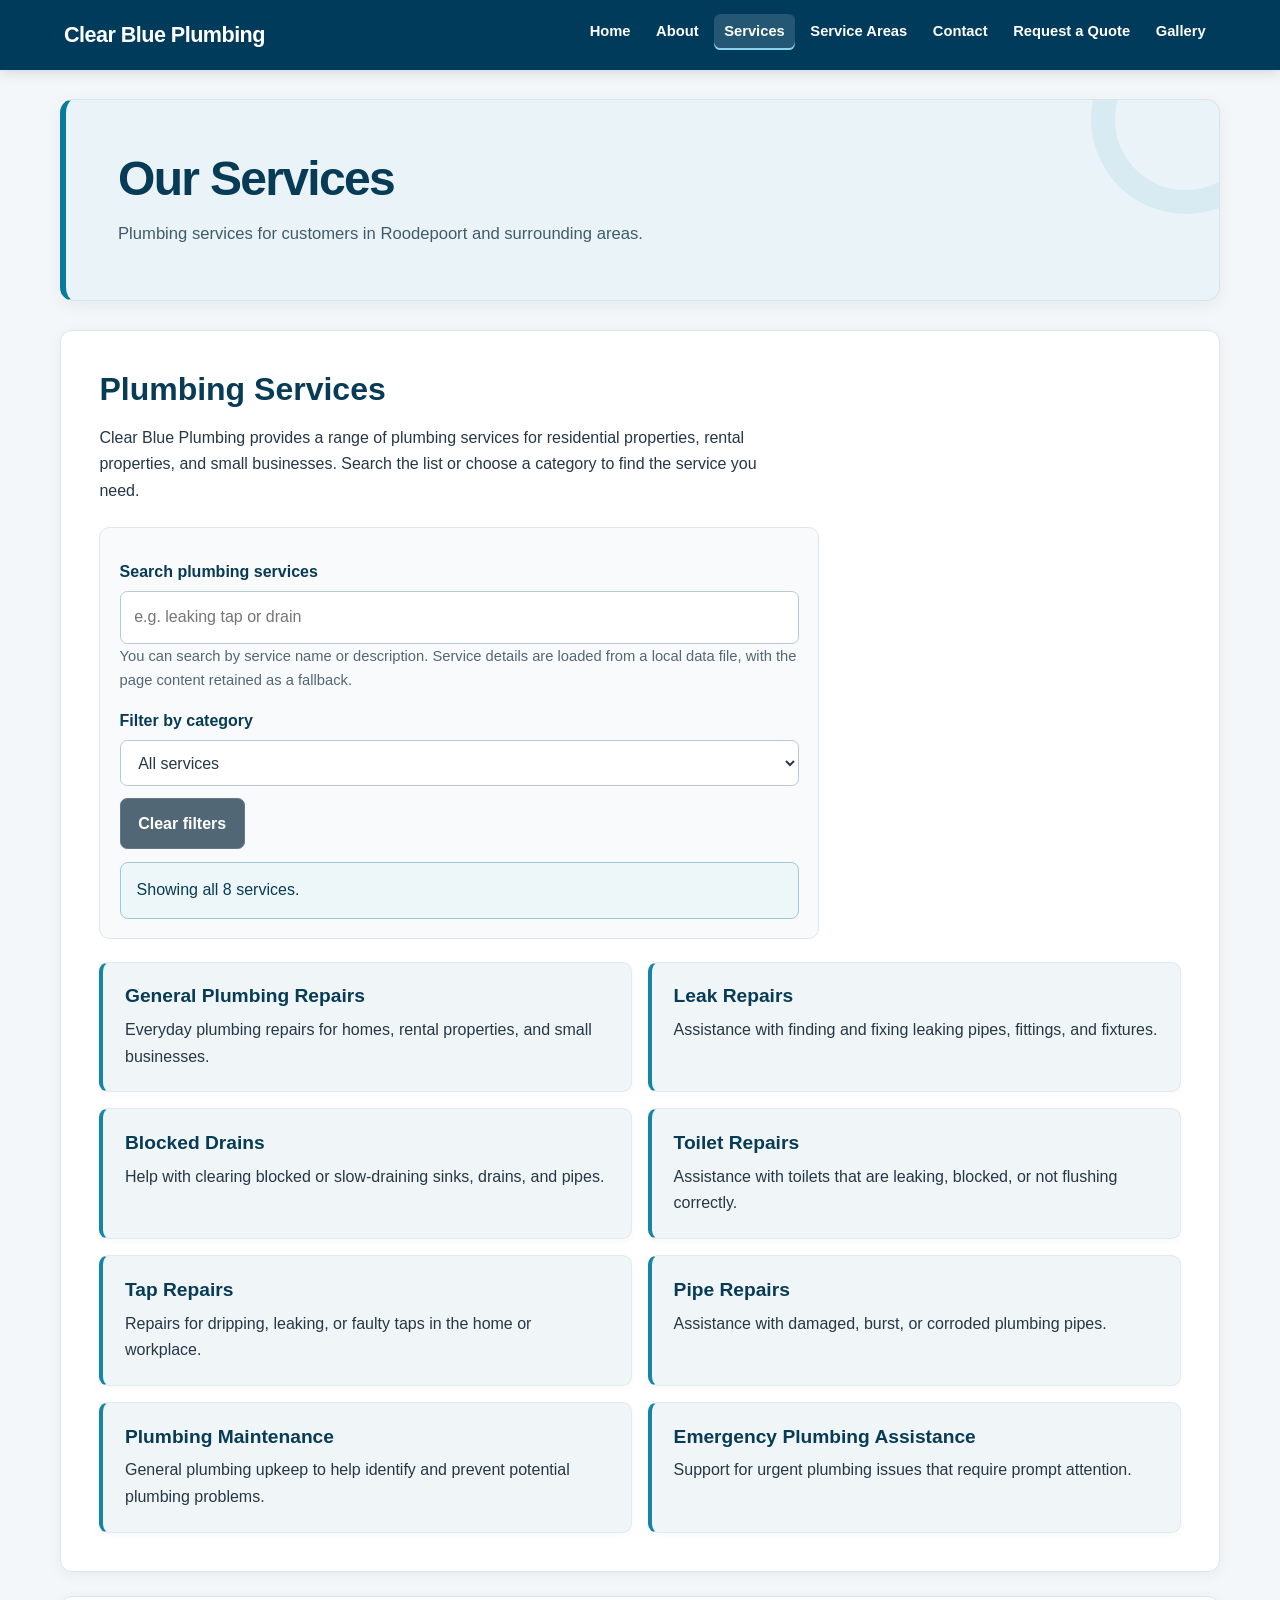
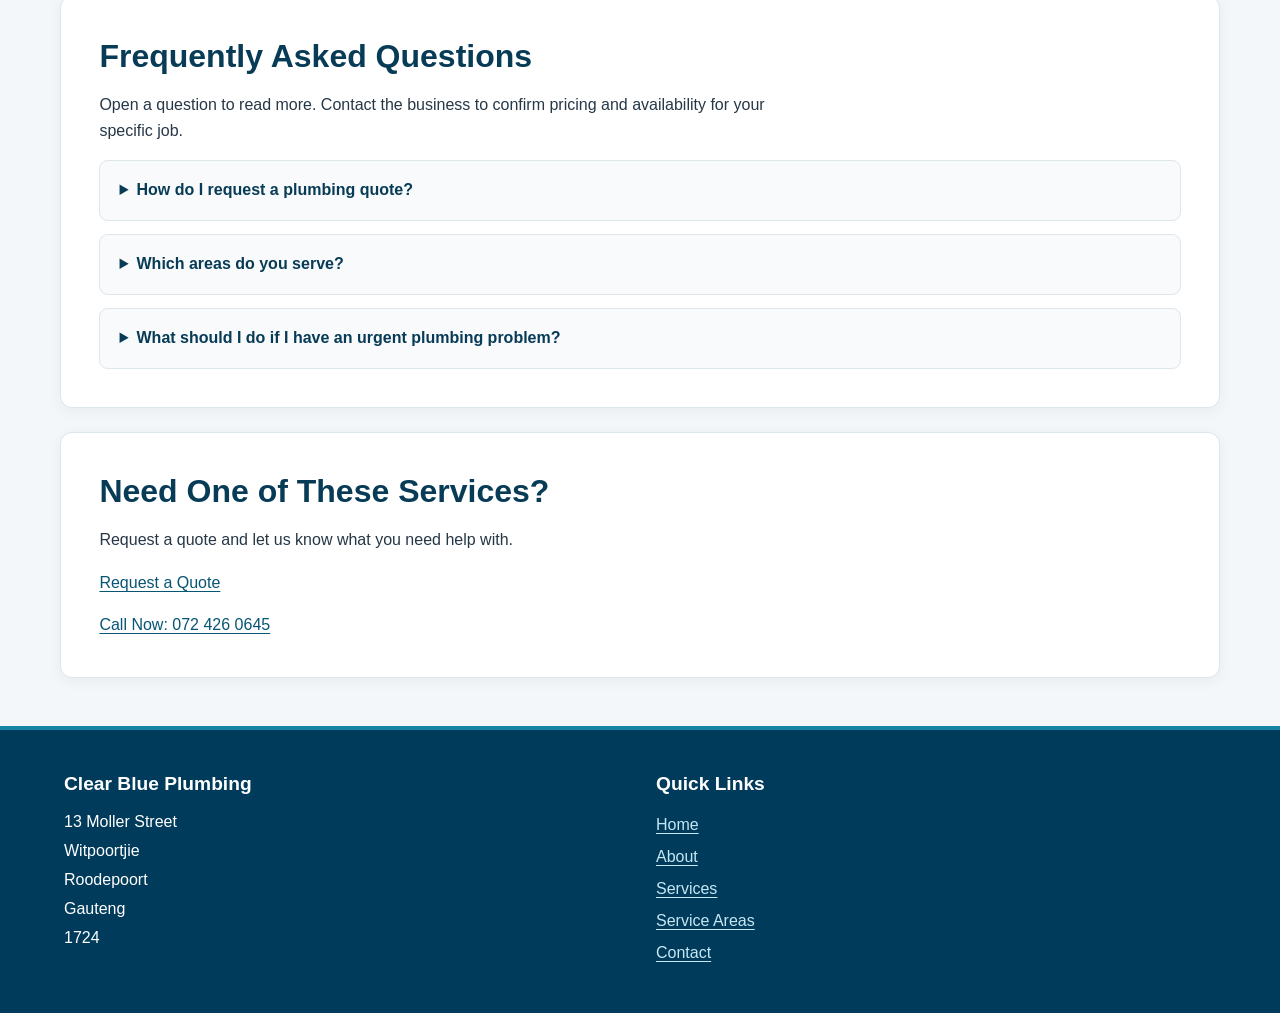
<file: services.html>
<!DOCTYPE html>

<html lang="en">

<head>
  <meta charset="UTF-8">
  <meta name="viewport" content="width=device-width, initial-scale=1.0">
  <meta name="description" content="Explore plumbing repairs, leak repairs, blocked drains, toilet and tap repairs, pipe repairs and maintenance in Roodepoort.">
  <meta name="keywords" content="plumbing services Roodepoort, plumbing repairs, leak repairs, blocked drains, toilet repairs, tap repairs, pipe repairs, plumbing maintenance">

  <title>Plumbing Services in Roodepoort | Clear Blue Plumbing</title>
  <link rel="canonical" href="https://duncan-loza.github.io/Web-Dev-/services.html">
  <meta property="og:type" content="website">
  <meta property="og:site_name" content="Clear Blue Plumbing">
  <meta property="og:locale" content="en_ZA">
  <meta property="og:title" content="Plumbing Services in Roodepoort | Clear Blue Plumbing">
  <meta property="og:description" content="Explore plumbing repairs, leak repairs, blocked drains, toilet and tap repairs, pipe repairs and maintenance in Roodepoort.">
  <meta property="og:url" content="https://duncan-loza.github.io/Web-Dev-/services.html">
  <meta name="twitter:card" content="summary">
  <meta name="twitter:title" content="Plumbing Services in Roodepoort | Clear Blue Plumbing">
  <meta name="twitter:description" content="Explore plumbing repairs, leak repairs, blocked drains, toilet and tap repairs, pipe repairs and maintenance in Roodepoort.">


  <!-- Link to the external CSS file -->
  <link rel="stylesheet" href="style.css">

  <script type="application/ld+json">
  {
    "@context": "https://schema.org",
    "@type": "WebPage",
    "name": "Plumbing Services in Roodepoort | Clear Blue Plumbing",
    "description": "Explore plumbing repairs, leak repairs, blocked drains, toilet and tap repairs, pipe repairs and maintenance in Roodepoort.",
    "url": "https://duncan-loza.github.io/Web-Dev-/services.html",
    "inLanguage": "en-ZA",
    "isPartOf": {
      "@type": "WebSite",
      "name": "Clear Blue Plumbing",
      "url": "https://duncan-loza.github.io/Web-Dev-/"
    }
  }
  </script>
</head>

<body>
  <a class="skip-link" href="#main-content">Skip to main content</a>

  <!-- Header / Navigation -->

  <header>

    <div>

      <a href="index.html">
        Clear Blue Plumbing
      </a>

      <nav>

        <ul>

          <li>
            <a href="index.html">Home</a>
          </li>

          <li>
            <a href="about.html">About</a>
          </li>

          <li>
            <a href="services.html" aria-current="page">Services</a>
          </li>

          <li>
            <a href="service-areas.html">Service Areas</a>
          </li>

          <li>
            <a href="contact.html">Contact</a>
          </li>

                  <li><a href="enquiry.html">Request a Quote</a></li>

                  <li><a href="gallery.html">Gallery</a></li>
</ul>

      </nav>

    </div>

  </header>


  <main id="main-content">

    <!-- Page Header -->

    <section class="page-banner">

      <h1>Our Services</h1>

      <p>
        Plumbing services for customers in Roodepoort and surrounding areas.
      </p>

    </section>


    <!-- Services Section -->

    <section>

      <h2>Plumbing Services</h2>

      <p>
        Clear Blue Plumbing provides a range of plumbing services for
        residential properties, rental properties, and small businesses.
        Search the list or choose a category to find the service you need.
      </p>
      

      <div class="service-tools">
        <label for="service-search">Search plumbing services</label>
        <input id="service-search" type="search" placeholder="e.g. leaking tap or drain" aria-describedby="service-search-help">
        <p id="service-search-help" class="form-note">You can search by service name or description. Service details are loaded from a local data file, with the page content retained as a fallback.</p>

        <label for="service-category">Filter by category</label>
        <select id="service-category">
          <option value="all">All services</option>
          <option value="repairs">Repairs</option>
          <option value="drainage">Drains and blockages</option>
          <option value="maintenance">Maintenance</option>
          <option value="urgent">Urgent assistance</option>
        </select>
        <button type="button" id="clear-service-filters" class="secondary-button">Clear filters</button>
        <p id="service-results" class="form-feedback" role="status" aria-live="polite">Showing all 8 services.</p>
      </div>

      <p id="service-empty" class="form-note" role="status" hidden>No services match those filters. Try another search or clear the filters.</p>
      <div id="service-list">


      <!-- Service 1 -->

      <article data-category="repairs">

        <h3>General Plumbing Repairs</h3>

        <p>
          Everyday plumbing repairs for homes, rental properties,
          and small businesses.
        </p>

      </article>


      <!-- Service 2 -->

      <article data-category="repairs">

        <h3>Leak Repairs</h3>

        <p>
          Assistance with finding and fixing leaking pipes,
          fittings, and fixtures.
        </p>

      </article>


      <!-- Service 3 -->

      <article data-category="drainage">

        <h3>Blocked Drains</h3>

        <p>
          Help with clearing blocked or slow-draining sinks,
          drains, and pipes.
        </p>

      </article>


      <!-- Service 4 -->

      <article data-category="repairs">

        <h3>Toilet Repairs</h3>

        <p>
          Assistance with toilets that are leaking, blocked,
          or not flushing correctly.
        </p>

      </article>


      <!-- Service 5 -->

      <article data-category="repairs">

        <h3>Tap Repairs</h3>

        <p>
          Repairs for dripping, leaking, or faulty taps in
          the home or workplace.
        </p>

      </article>


      <!-- Service 6 -->

      <article data-category="repairs">

        <h3>Pipe Repairs</h3>

        <p>
          Assistance with damaged, burst, or corroded
          plumbing pipes.
        </p>

      </article>


      <!-- Service 7 -->

      <article data-category="maintenance">

        <h3>Plumbing Maintenance</h3>

        <p>
          General plumbing upkeep to help identify and
          prevent potential plumbing problems.
        </p>

      </article>


      <!-- Service 8 -->

      <article data-category="urgent">

        <h3>Emergency Plumbing Assistance</h3>

        <p>
          Support for urgent plumbing issues that require
          prompt attention.
        </p>

      </article>

      </div>

    </section>


    <!-- Frequently Asked Questions -->

    <section class="faq-section">

      <h2>Frequently Asked Questions</h2>
      <p>Open a question to read more. Contact the business to confirm pricing and availability for your specific job.</p>

      <details class="faq-item">
        <summary>How do I request a plumbing quote?</summary>
        <p>Use the Request a Quote page to describe the problem, provide the work location, and select the service you need. The business must confirm the final price and appointment availability.</p>
      </details>

      <details class="faq-item">
        <summary>Which areas do you serve?</summary>
        <p>The business is based in Witpoortjie, Roodepoort, Gauteng. Please contact Clear Blue Plumbing to confirm availability for your address.</p>
      </details>

      <details class="faq-item">
        <summary>What should I do if I have an urgent plumbing problem?</summary>
        <p>Call 072 426 0645 to discuss the issue directly. The website cannot confirm emergency response times or service availability.</p>
      </details>

    </section>


    <!-- Quote CTA -->

    <section>

      <h2>Need One of These Services?</h2>

      <p>
        Request a quote and let us know what you need help with.
      </p>

      <p>
        <a href="enquiry.html">Request a Quote</a>
      </p>

      <p>
        <a href="tel:+27724260645">Call Now: 072 426 0645</a>
      </p>

    </section>

  </main>


  <!-- Footer -->

  <footer>

    <section>

      <h3>Clear Blue Plumbing</h3>

      <address>
        13 Moller Street<br>
        Witpoortjie<br>
        Roodepoort<br>
        Gauteng<br>
        1724
      </address>

    </section>


    <section>

      <h3>Quick Links</h3>

      <ul>

        <li>
          <a href="index.html">Home</a>
        </li>

        <li>
          <a href="about.html">About</a>
        </li>

        <li>
          <a href="services.html">Services</a>
        </li>

        <li>
          <a href="service-areas.html">Service Areas</a>
        </li>

        <li>
          <a href="contact.html">Contact</a>
        </li>

      </ul>

    </section>

  </footer>

  <script src="script.js"></script>

</body>

</html>
</file>
<file: style.css>
/* Clear Blue Plumbing — responsive site stylesheet
   Consolidated Part 3 styling for desktop, tablet and mobile. */

/* 1. Base and accessibility */
:root {
  color-scheme: light;
  --navy: #073b56;
  --navy-deep: #003b5c;
  --blue: #086b91;
  --blue-dark: #075574;
  --sky: #eaf4f8;
  --ink: #263746;
  --muted: #536775;
  --surface: #ffffff;
  --page: #f4f7f9;
  --line: #dce6eb;
  --soft: #f0f5f7;
  --radius: 0.75rem;
  --content-width: 1160px;
  --shadow: 0 3px 14px rgba(15, 45, 62, 0.06);
}

*,
*::before,
*::after {
  box-sizing: border-box;
}

html {
  scroll-behavior: smooth;
  scroll-padding-top: 1rem;
}

body {
  min-width: 320px;
  margin: 0;
  color: var(--ink);
  background: var(--page);
  font-family: Arial, Helvetica, sans-serif;
  font-size: 1rem;
  line-height: 1.65;
}

img,
iframe {
  max-width: 100%;
}

img {
  display: block;
  height: auto;
}

a {
  color: var(--blue-dark);
  text-underline-offset: 0.18em;
  overflow-wrap: anywhere;
}

a:hover {
  color: var(--navy);
}

button,
input,
select,
textarea {
  font: inherit;
}

button {
  min-height: 44px;
  padding: 0.7rem 1.1rem;
  border: 1px solid var(--blue-dark);
  border-radius: 0.45rem;
  background: var(--blue-dark);
  color: #fff;
  font-weight: 700;
  cursor: pointer;
  transition: background-color 160ms ease, border-color 160ms ease, transform 160ms ease;
}

button:hover {
  border-color: var(--navy);
  background: var(--navy);
}

button:disabled {
  cursor: not-allowed;
  opacity: 0.65;
}

:focus-visible {
  outline: 3px solid #e6a52b;
  outline-offset: 3px;
}

[hidden] {
  display: none !important;
}

.skip-link {
  position: absolute;
  z-index: 2000;
  top: -5rem;
  left: 1rem;
  padding: 0.75rem 1rem;
  border-radius: 0.4rem;
  background: #fff;
  color: var(--navy);
  font-weight: 700;
  box-shadow: var(--shadow);
}

.skip-link:focus {
  top: 1rem;
}

/* 2. Header and navigation */
header {
  position: sticky;
  z-index: 1000;
  top: 0;
  padding: 0.85rem max(5%, calc((100% - var(--content-width)) / 2));
  background: var(--navy-deep);
  color: #fff;
  box-shadow: 0 3px 12px rgba(0, 24, 40, 0.13);
}

header > div {
  display: flex;
  width: 100%;
  max-width: var(--content-width);
  margin: 0 auto;
  align-items: center;
  justify-content: space-between;
  gap: 1.5rem;
}

header > div > a {
  flex: 0 0 auto;
  color: #fff;
  font-size: 1.35rem;
  font-weight: 700;
  letter-spacing: -0.025em;
  text-decoration: none;
  white-space: nowrap;
}

header nav {
  min-width: 0;
}

header nav ul {
  display: flex;
  flex-wrap: wrap;
  align-items: center;
  justify-content: flex-end;
  gap: 0.3rem;
  margin: 0;
  padding: 0;
  list-style: none;
}

header nav a {
  display: block;
  padding: 0.55rem 0.65rem;
  border-radius: 0.4rem;
  color: #fff;
  font-size: 0.92rem;
  font-weight: 700;
  line-height: 1.3;
  text-decoration: none;
  transition: background-color 160ms ease, color 160ms ease;
}

header nav a:hover,
header nav a[aria-current="page"] {
  background: rgba(255, 255, 255, 0.14);
  color: #fff;
}

header nav a[aria-current="page"] {
  box-shadow: inset 0 -2px 0 #8bd3e8;
}

/* 3. Main layout and page sections */
main {
  width: min(92%, var(--content-width));
  min-width: 0;
  margin: 0 auto;
}

main > section {
  min-width: 0;
  margin: 1.5rem 0;
  padding: clamp(1.4rem, 3vw, 2.4rem);
  border: 1px solid var(--line);
  border-radius: var(--radius);
  background: var(--surface);
  box-shadow: var(--shadow);
}

main > section > *:last-child {
  margin-bottom: 0;
}

h1,
h2,
h3 {
  color: var(--navy);
  line-height: 1.25;
  text-wrap: balance;
}

h1 {
  margin: 0 0 1rem;
  font-size: clamp(2rem, 4.5vw, 3rem);
  letter-spacing: -0.035em;
}

h2 {
  margin: 0 0 1rem;
  font-size: clamp(1.45rem, 2.7vw, 2rem);
}

h3 {
  margin: 0 0 0.55rem;
  font-size: 1.2rem;
}

p {
  margin: 0 0 1rem;
}

main > section > p {
  max-width: 76ch;
}

ul {
  padding-left: 1.35rem;
}

li {
  margin-bottom: 0.4rem;
}

/* 4. Page banners */
main > section.page-banner {
  position: relative;
  isolation: isolate;
  display: flex;
  min-height: 0;
  flex-direction: column;
  align-items: flex-start;
  justify-content: center;
  gap: 0.8rem;
  overflow: hidden;
  margin: 1.8rem 0;
  padding: clamp(2rem, 4.5vw, 3.25rem);
  border: 1px solid #d5e6ed;
  border-left: 6px solid #087b9b;
  border-radius: 0.85rem;
  background: var(--sky);
  box-shadow: 0 5px 18px rgba(0, 43, 66, 0.055);
  text-align: left;
}

.page-banner::after {
  position: absolute;
  z-index: -1;
  top: -76px;
  right: -62px;
  width: 190px;
  height: 190px;
  border: 24px solid rgba(8, 123, 155, 0.075);
  border-radius: 50%;
  content: "";
  pointer-events: none;
}

.page-banner h1,
.page-banner h2,
.page-banner p {
  width: 100%;
  margin: 0;
  text-align: left;
}

.page-banner h1 {
  max-width: 23ch;
  color: var(--navy);
  line-height: 1.12;
}

.page-banner h2 {
  max-width: 38ch;
  color: #17617e;
  font-size: clamp(1.25rem, 2.5vw, 1.7rem);
}

.page-banner p {
  max-width: 68ch;
  color: #425b68;
  font-size: 1.04rem;
  line-height: 1.75;
}

.banner-actions {
  display: flex;
  flex-wrap: wrap;
  gap: 0.75rem;
  margin-top: 0.25rem;
}

.banner-actions a,
main > section.page-banner > a,
.gallery-contact a {
  display: inline-flex;
  min-height: 44px;
  align-items: center;
  justify-content: center;
  padding: 0.7rem 1.1rem;
  border: 1px solid var(--blue-dark);
  border-radius: 0.45rem;
  background: var(--blue-dark);
  color: #fff;
  font-weight: 700;
  text-decoration: none;
}

.banner-actions a:hover,
main > section.page-banner > a:hover,
.gallery-contact a:hover {
  border-color: var(--navy);
  background: var(--navy);
  color: #fff;
  text-decoration: none;
}

.banner-note {
  width: min(100%, 72ch);
  margin: 0.2rem 0 0;
  padding: 0.8rem 1rem;
  border: 1px solid #d7e7ed;
  border-left: 3px solid #7aaabd;
  border-radius: 0.45rem;
  background: rgba(255, 255, 255, 0.78);
  color: var(--muted);
  font-size: 0.93rem;
  line-height: 1.6;
}

.banner-note strong {
  display: block;
  margin-bottom: 0.2rem;
  color: #315363;
  font-size: 0.82rem;
  letter-spacing: 0.045em;
  text-transform: uppercase;
}

/* 5. Content cards and common panels */
article {
  min-width: 0;
  margin: 1rem 0;
  padding: 1.35rem;
  border: 1px solid #e1eaf0;
  border-left: 4px solid #1685a5;
  border-radius: 0.6rem;
  background: var(--soft);
  box-shadow: 0 2px 7px rgba(15, 45, 62, 0.035);
}

article p:last-child {
  margin-bottom: 0;
}

.faq-item {
  margin: 0.85rem 0;
  padding: 1rem 1.2rem;
  border: 1px solid var(--line);
  border-radius: 0.55rem;
  background: #f8fafb;
}

.faq-item summary {
  color: var(--navy);
  font-weight: 700;
  cursor: pointer;
}

.faq-item summary:focus-visible {
  outline: 3px solid #087b9b;
  outline-offset: 4px;
}

.faq-item p {
  margin: 0.8rem 0 0;
}

/* 6. Service search and results */
.service-tools {
  width: min(100%, 720px);
  margin: 1.4rem 0;
  padding: 1.2rem;
  border: 1px solid var(--line);
  border-radius: 0.65rem;
  background: #f8fafb;
}

.service-tools label {
  display: block;
  margin: 0.8rem 0 0.35rem;
}

#service-list {
  display: grid;
  grid-template-columns: repeat(2, minmax(0, 1fr));
  gap: 1rem;
  margin-top: 1.25rem;
}

#service-list article {
  height: 100%;
  margin: 0;
}

#service-list article[hidden] {
  display: none !important;
}

.service-tools .form-feedback {
  margin: 0.8rem 0 0;
}

/* 7. Gallery and lightbox */
.gallery-intro {
  text-align: left;
}

.plumbing-gallery {
  display: grid;
  grid-template-columns: repeat(3, minmax(0, 1fr));
  align-items: stretch;
  gap: 1.1rem;
}

.gallery-item {
  min-width: 0;
  aspect-ratio: 4 / 3;
  overflow: hidden;
  margin: 0;
  padding: 0;
  border-radius: 0.7rem;
  background: #e2e8f0;
  box-shadow: var(--shadow);
}

.gallery-open {
  display: block;
  width: 100%;
  height: 100%;
  min-height: 0;
  padding: 0;
  overflow: hidden;
  border: 0;
  border-radius: 0;
  background: transparent;
  cursor: zoom-in;
}

.gallery-open:hover {
  background: transparent;
}

.gallery-open img {
  width: 100%;
  height: 100%;
  object-fit: cover;
  transition: transform 200ms ease;
}

.gallery-open:hover img {
  transform: scale(1.035);
}

.gallery-contact {
  text-align: center;
}

.gallery-contact p:last-child {
  display: flex;
  flex-wrap: wrap;
  justify-content: center;
  gap: 0.65rem;
}

.gallery-dialog {
  width: min(92vw, 1000px);
  max-width: 92vw;
  max-height: 92vh;
  margin: auto;
  padding: 1rem;
  overflow: auto;
  border: 0;
  border-radius: 0.75rem;
  background: #fff;
  color: var(--ink);
  box-shadow: 0 1rem 3rem rgba(0, 0, 0, 0.35);
}

.gallery-dialog::backdrop {
  background: rgba(0, 20, 35, 0.82);
}

.gallery-dialog-inner {
  display: grid;
  grid-template-columns: auto minmax(0, 1fr) auto;
  align-items: center;
  gap: 0.75rem;
}

.gallery-dialog-inner img {
  grid-column: 1 / -1;
  grid-row: 2;
  width: auto;
  max-width: 100%;
  max-height: 68vh;
  height: auto;
  margin: 0 auto;
  object-fit: contain;
}

.gallery-dialog-inner .gallery-close {
  grid-column: 1 / -1;
  grid-row: 1;
  justify-self: end;
}

.gallery-dialog-inner .gallery-previous {
  grid-column: 1;
  grid-row: 3;
}

.gallery-dialog-inner .gallery-next {
  grid-column: 3;
  grid-row: 3;
}

.gallery-dialog-inner .form-note {
  grid-column: 1 / -1;
  grid-row: 4;
  margin: 0;
  text-align: center;
  overflow-wrap: anywhere;
}

/* 8. Forms and feedback */
form {
  width: 100%;
  max-width: 720px;
}

form p {
  margin-bottom: 1.1rem;
}

label {
  display: inline-block;
  margin-bottom: 0.35rem;
  color: var(--navy);
  font-weight: 700;
}

input,
textarea,
select {
  display: block;
  width: 100%;
  min-width: 0;
  min-height: 46px;
  padding: 0.75rem 0.85rem;
  border: 1px solid #b9c9d2;
  border-radius: 0.45rem;
  background: #fff;
  color: var(--ink);
}

textarea {
  min-height: 140px;
  resize: vertical;
}

input:focus,
textarea:focus,
select:focus {
  border-color: var(--blue);
  outline: 3px solid rgba(8, 107, 145, 0.16);
}

.form-note {
  color: var(--muted);
  font-size: 0.92rem;
}

.form-feedback {
  margin: 0.8rem 0;
  padding: 0.9rem 1rem;
  border: 1px solid #9fc9d8;
  border-radius: 0.5rem;
  background: #edf7fa;
  color: var(--navy);
  overflow-wrap: anywhere;
}

.secondary-button {
  margin-top: 0.75rem;
  border-color: #647987;
  background: #526775;
}

.secondary-button:hover {
  background: #3c5260;
}

/* 9. Maps */
.map-frame {
  width: 100%;
  overflow: hidden;
  border: 1px solid var(--line);
  border-radius: 0.65rem;
  background: #e8eef1;
}

.map-frame iframe {
  display: block;
  width: 100%;
  min-height: 320px;
  border: 0;
}

/* 10. Footer */
footer {
  display: flex;
  flex-wrap: wrap;
  justify-content: space-between;
  gap: 2rem;
  margin-top: 3rem;
  padding: 2.6rem max(5%, calc((100% - var(--content-width)) / 2));
  border-top: 4px solid #1685a5;
  background: var(--navy-deep);
  color: #fff;
}

footer section {
  flex: 1 1 210px;
  min-width: 0;
}

footer h3 {
  margin-bottom: 0.8rem;
  color: #fff;
}

footer p:last-child,
footer ul {
  margin-bottom: 0;
}

footer ul {
  padding: 0;
  list-style: none;
}

footer li {
  margin: 0.35rem 0;
}

footer a {
  color: #c6e8f3;
  text-underline-offset: 0.2em;
}

footer a:hover {
  color: #fff;
}

footer address {
  font-style: normal;
  line-height: 1.8;
}

/* 11. Tablet layout */
@media (max-width: 960px) {
  header {
    position: relative;
    padding-right: 4%;
    padding-left: 4%;
  }

  header > div {
    flex-direction: column;
    align-items: center;
    gap: 0.65rem;
  }

  header nav {
    width: 100%;
  }

  header nav ul {
    justify-content: center;
  }

  main {
    width: min(94%, var(--content-width));
  }

  .plumbing-gallery {
    grid-template-columns: repeat(2, minmax(0, 1fr));
  }

  #service-list {
    grid-template-columns: repeat(2, minmax(0, 1fr));
  }
}

/* 12. Mobile layout */
@media (max-width: 640px) {
  body {
    font-size: 1rem;
  }

  header {
    padding: 0.85rem 0.75rem;
  }

  header > div {
    align-items: stretch;
    gap: 0.7rem;
  }

  header > div > a {
    white-space: normal;
    text-align: center;
    font-size: 1.25rem;
  }

  header nav ul {
    display: grid;
    grid-template-columns: repeat(2, minmax(0, 1fr));
    gap: 0.35rem;
  }

  header nav li {
    min-width: 0;
  }

  header nav a {
    display: flex;
    min-height: 42px;
    align-items: center;
    justify-content: center;
    padding: 0.55rem 0.35rem;
    text-align: center;
    font-size: 0.88rem;
    overflow-wrap: anywhere;
  }

  main {
    width: calc(100% - 1.25rem);
  }

  main > section {
    margin: 0.85rem 0;
    padding: 1.25rem 1rem;
    border-radius: 0.6rem;
  }

  main > section.page-banner {
    gap: 0.7rem;
    margin: 1rem 0;
    padding: 1.5rem 1.1rem;
    border-left-width: 5px;
  }

  .page-banner::after {
    top: -58px;
    right: -58px;
    width: 130px;
    height: 130px;
    border-width: 17px;
  }

  .page-banner h1 {
    font-size: clamp(1.8rem, 8vw, 2.35rem);
  }

  .page-banner p {
    font-size: 1rem;
  }

  .banner-actions {
    width: 100%;
    flex-direction: column;
    gap: 0.55rem;
  }

  .banner-actions a,
  main > section.page-banner > a {
    width: 100%;
    text-align: center;
  }

  .banner-note {
    padding: 0.7rem 0.8rem;
  }

  #service-list {
    grid-template-columns: 1fr;
    gap: 0.8rem;
  }

  .service-tools {
    padding: 0.9rem;
  }

  .plumbing-gallery {
    grid-template-columns: 1fr;
    gap: 0.85rem;
  }

  .gallery-item {
    aspect-ratio: 4 / 3;
  }

  .gallery-contact p:last-child {
    flex-direction: column;
  }

  .gallery-contact a {
    width: 100%;
  }

  .gallery-dialog {
    width: 96vw;
    max-width: 96vw;
    max-height: 94vh;
    padding: 0.7rem;
  }

  .gallery-dialog-inner {
    gap: 0.4rem;
  }

  .gallery-dialog-inner button {
    width: auto;
    min-height: 44px;
    padding: 0.55rem;
  }

  .gallery-dialog-inner img {
    max-height: 62vh;
  }

  form {
    max-width: 100%;
  }

  input,
  textarea,
  select {
    font-size: 16px;
  }

  form button,
  .service-tools button {
    width: 100%;
  }

  .map-frame iframe {
    min-height: 280px;
  }

  footer {
    flex-direction: column;
    gap: 1.4rem;
    margin-top: 2rem;
    padding: 2rem 1.1rem;
  }

  footer section {
    flex-basis: auto;
  }
}

/* 13. Reduced motion */
@media (prefers-reduced-motion: reduce) {
  html {
    scroll-behavior: auto;
  }

  *,
  *::before,
  *::after {
    scroll-behavior: auto !important;
    animation-duration: 0.01ms !important;
    animation-iteration-count: 1 !important;
    transition-duration: 0.01ms !important;
  }
}
</file>
